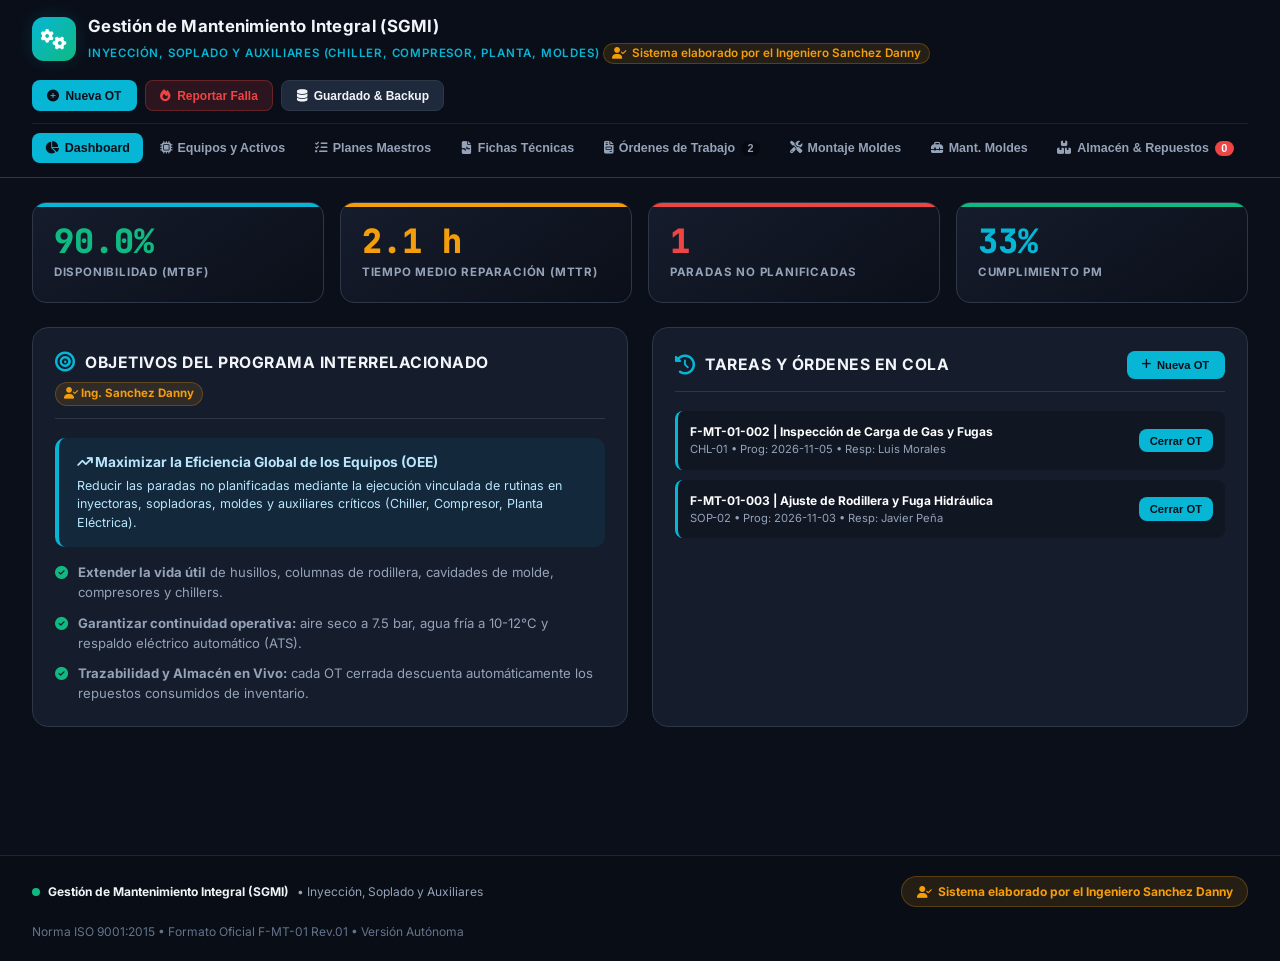
<file: public/programa_mantenimiento_integral.html>
<!DOCTYPE html>
<html lang="es">
<head>
    <meta charset="UTF-8">
    <title>SGMI - Mantenimiento Integral de Planta | Ing. Sanchez Danny</title>
    <meta name="author" content="Ingeniero Sanchez Danny">
    <meta name="description" content="Sistema de Gestión de Mantenimiento Integral para plantas de inyección, soplado y auxiliares. Elaborado por el Ingeniero Sanchez Danny.">
    <!-- Iconos FontAwesome & Tipografía Inter -->
    <link rel="stylesheet" href="https://cdnjs.cloudflare.com/ajax/libs/font-awesome/6.5.1/css/all.min.css">
    <link rel="preconnect" href="https://fonts.googleapis.com">
    <link rel="preconnect" href="https://fonts.gstatic.com" crossorigin>
    <link href="https://fonts.googleapis.com/css2?family=Inter:wght@300;400;500;600;700;800&family=JetBrains+Mono:wght@400;600;700&display=swap" rel="stylesheet">
    <style>
        :root {
            --bg-dark: #0b0f19;
            --bg-card: #151c2c;
            --bg-card-hover: #1e293b;
            --accent-cyan: #06b6d4;
            --accent-amber: #f59e0b;
            --accent-emerald: #10b981;
            --accent-red: #ef4444;
            --accent-purple: #a855f7;
            --accent-blue: #3b82f6;
            --text-primary: #f1f5f9;
            --text-secondary: #94a3b8;
            --border-color: #2d3748;
            --shadow-glow: 0 0 20px rgba(6, 182, 212, 0.15);
        }

        * { margin: 0; padding: 0; box-sizing: border-box; }

        html, body {
            background-color: var(--bg-dark);
            color: var(--text-primary);
            font-family: 'Inter', system-ui, -apple-system, sans-serif;
            line-height: 1.5;
            min-height: 100vh;
            overflow-x: hidden;
        }

        /* Encabezado Principal */
        .app-header {
            background: rgba(11, 15, 25, 0.95);
            backdrop-filter: blur(12px);
            border-bottom: 1px solid var(--border-color);
            padding: 0.85rem 2rem;
            position: sticky;
            top: 0;
            z-index: 100;
        }

        .header-top {
            display: flex;
            justify-content: space-between;
            align-items: center;
            flex-wrap: wrap;
            gap: 1rem;
            padding-bottom: 0.75rem;
            border-bottom: 1px solid rgba(45, 55, 72, 0.5);
        }

        .logo-area { display: flex; align-items: center; gap: 12px; }
        .logo-icon {
            width: 44px; height: 44px;
            background: linear-gradient(135deg, var(--accent-cyan), var(--accent-emerald));
            border-radius: 12px;
            display: flex; align-items: center; justify-content: center;
            font-size: 1.3rem; color: #fff;
            box-shadow: var(--shadow-glow);
        }
        .logo-text h1 { font-size: 1.05rem; font-weight: 700; letter-spacing: 0.3px; }
        .logo-text span { font-size: 0.72rem; color: var(--accent-cyan); font-weight: 600; text-transform: uppercase; letter-spacing: 0.8px; }

        .header-actions { display: flex; align-items: center; gap: 8px; flex-wrap: wrap; }
        .btn-action {
            display: inline-flex; align-items: center; gap: 6px;
            padding: 0.45rem 0.9rem; border-radius: 8px; font-size: 0.75rem;
            font-weight: 700; cursor: pointer; border: 1px solid transparent;
            transition: all 0.2s;
        }
        .btn-cyan { background: var(--accent-cyan); color: #0b0f19; }
        .btn-cyan:hover { background: #22d3ee; }
        .btn-rose { background: rgba(239, 68, 68, 0.15); color: var(--accent-red); border-color: rgba(239, 68, 68, 0.3); }
        .btn-rose:hover { background: var(--accent-red); color: white; }
        .btn-slate { background: var(--bg-card-hover); color: var(--text-primary); border-color: var(--border-color); }
        .btn-slate:hover { background: #334155; }

        /* Barra de Pestañas */
        .nav-tabs {
            display: flex; gap: 4px; padding-top: 0.6rem;
            overflow-x: auto; max-width: 100%; white-space: nowrap;
        }
        .nav-btn {
            background: transparent; border: none; color: var(--text-secondary);
            padding: 0.45rem 0.8rem; border-radius: 8px; cursor: pointer;
            font-size: 0.78rem; font-weight: 600; transition: all 0.2s;
            display: flex; align-items: center; gap: 6px; text-decoration: none;
        }
        .nav-btn:hover { color: var(--text-primary); background: var(--bg-card-hover); }
        .nav-btn.active { background: var(--accent-cyan); color: #0b0f19; font-weight: 700; }
        .nav-badge {
            background: rgba(0, 0, 0, 0.3); color: inherit;
            padding: 0.1rem 0.4rem; border-radius: 10px; font-size: 0.68rem; font-weight: 800;
        }

        /* Contenedor Principal */
        .main-container {
            max-width: 1440px; margin: 0 auto;
            padding: 1.5rem 2rem 5rem 2rem; width: 100%;
        }
        .tab-content { display: none; animation: fadeIn 0.25s ease; }
        .tab-content.active { display: block; }
        @keyframes fadeIn { from { opacity: 0; transform: translateY(6px); } to { opacity: 1; transform: translateY(0); } }

        /* Grillas y Tarjetas */
        .grid-4 { display: grid; grid-template-columns: repeat(auto-fit, minmax(220px, 1fr)); gap: 1rem; }
        .grid-3 { display: grid; grid-template-columns: repeat(auto-fit, minmax(300px, 1fr)); gap: 1.25rem; }
        .grid-2 { display: grid; grid-template-columns: repeat(auto-fit, minmax(420px, 1fr)); gap: 1.5rem; }

        .card {
            background: var(--bg-card); border: 1px solid var(--border-color);
            border-radius: 16px; padding: 1.4rem; transition: all 0.2s;
        }
        .card:hover { border-color: rgba(6, 182, 212, 0.4); }

        .card-header {
            display: flex; align-items: center; justify-content: space-between;
            margin-bottom: 1.2rem; padding-bottom: 0.75rem;
            border-bottom: 1px solid var(--border-color);
        }
        .card-header-title { display: flex; align-items: center; gap: 10px; }
        .card-header-title i { font-size: 1.25rem; color: var(--accent-cyan); }
        .card-header-title h2 { font-size: 0.98rem; font-weight: 700; text-transform: uppercase; letter-spacing: 0.5px; }

        /* Tarjetas de KPI */
        .kpi-card {
            background: linear-gradient(145deg, var(--bg-card), var(--bg-dark));
            border: 1px solid var(--border-color); border-radius: 14px;
            padding: 1.3rem; position: relative; overflow: hidden;
        }
        .kpi-card::before { content: ''; position: absolute; top: 0; left: 0; width: 100%; height: 4px; background: var(--accent-cyan); }
        .kpi-card.emerald::before { background: var(--accent-emerald); }
        .kpi-card.amber::before { background: var(--accent-amber); }
        .kpi-card.red::before { background: var(--accent-red); }
        .kpi-value { font-size: 2.1rem; font-weight: 800; font-family: 'JetBrains Mono', monospace; line-height: 1.1; margin-bottom: 0.25rem; }
        .kpi-label { font-size: 0.72rem; color: var(--text-secondary); text-transform: uppercase; font-weight: 700; letter-spacing: 0.8px; }

        /* Tablas */
        .table-wrapper {
            width: 100%; overflow-x: auto; border-radius: 10px;
            border: 1px solid var(--border-color); background: rgba(0,0,0,0.2);
        }
        .tech-table { width: 100%; border-collapse: collapse; font-size: 0.82rem; min-width: 650px; text-align: left; }
        .tech-table th {
            padding: 0.75rem 0.8rem; background: rgba(255,255,255,0.03);
            color: var(--accent-cyan); font-weight: 700; text-transform: uppercase;
            font-size: 0.72rem; letter-spacing: 0.6px; border-bottom: 1px solid var(--border-color);
        }
        .tech-table td {
            padding: 0.75rem 0.8rem; border-bottom: 1px solid rgba(45, 55, 72, 0.4);
            color: var(--text-secondary); vertical-align: middle;
        }
        .tech-table tr:hover td { background: rgba(255,255,255,0.02); color: var(--text-primary); }

        /* Badges */
        .badge {
            display: inline-flex; align-items: center; gap: 4px;
            padding: 0.2rem 0.55rem; border-radius: 6px; font-size: 0.68rem;
            font-weight: 800; text-transform: uppercase; letter-spacing: 0.5px;
        }
        .badge-cyan { background: rgba(6, 182, 212, 0.15); color: var(--accent-cyan); border: 1px solid rgba(6, 182, 212, 0.3); }
        .badge-amber { background: rgba(245, 158, 11, 0.15); color: var(--accent-amber); border: 1px solid rgba(245, 158, 11, 0.3); }
        .badge-emerald { background: rgba(16, 185, 129, 0.15); color: var(--accent-emerald); border: 1px solid rgba(16, 185, 129, 0.3); }
        .badge-red { background: rgba(239, 68, 68, 0.15); color: var(--accent-red); border: 1px solid rgba(239, 68, 68, 0.3); }
        .badge-purple { background: rgba(168, 85, 247, 0.15); color: var(--accent-purple); border: 1px solid rgba(168, 85, 247, 0.3); }

        /* Cuadros de Alerta */
        .alert-box {
            padding: 0.9rem 1.1rem; border-radius: 10px; margin-bottom: 1rem;
            font-size: 0.8rem; border-left: 4px solid;
        }
        .alert-box.info { background: rgba(6, 182, 212, 0.08); border-color: var(--accent-cyan); color: #bae6fd; }
        .alert-box.warning { background: rgba(245, 158, 11, 0.08); border-color: var(--accent-amber); color: #fde68a; }
        .alert-box.danger { background: rgba(239, 68, 68, 0.08); border-color: var(--accent-red); color: #fecaca; }
        .alert-box.success { background: rgba(16, 185, 129, 0.08); border-color: var(--accent-emerald); color: #a7f3d0; }
        .alert-box strong { display: block; margin-bottom: 0.2rem; font-size: 0.86rem; }

        /* Acordeones */
        .accordion {
            background: var(--bg-card); border: 1px solid var(--border-color);
            border-radius: 12px; margin-bottom: 0.8rem; overflow: hidden;
        }
        .accordion-header {
            padding: 0.9rem 1.25rem; cursor: pointer; display: flex;
            justify-content: space-between; align-items: center;
            background: rgba(255,255,255,0.02); font-weight: 600; font-size: 0.86rem;
            transition: all 0.2s;
        }
        .accordion-header:hover { background: rgba(255,255,255,0.04); }
        .accordion-header.active { color: var(--accent-cyan); border-bottom: 1px solid var(--border-color); }
        .accordion-content { padding: 1.25rem; display: none; }
        .accordion-content.active { display: block; animation: fadeIn 0.2s ease; }
        .accordion-icon { transition: transform 0.25s; }
        .accordion-header.active .accordion-icon { transform: rotate(180deg); }

        /* Fichas Técnicas Layout */
        .fichas-layout { display: grid; grid-template-columns: 340px 1fr; gap: 1.5rem; align-items: start; }
        .lista-fichas { display: flex; flex-direction: column; gap: 0.6rem; max-height: 700px; overflow-y: auto; }
        .item-ficha {
            background: var(--bg-card); border: 1px solid var(--border-color);
            border-radius: 10px; padding: 0.9rem; cursor: pointer;
            transition: all 0.2s; border-left: 4px solid transparent;
        }
        .item-ficha:hover { background: var(--bg-card-hover); border-color: var(--accent-cyan); }
        .item-ficha.active { background: rgba(6, 182, 212, 0.1); border-left-color: var(--accent-cyan); border-color: var(--accent-cyan); }
        .item-ficha h4 { font-size: 0.88rem; color: var(--text-primary); margin-bottom: 0.2rem; }
        .item-ficha p { font-size: 0.72rem; color: var(--text-secondary); display: flex; gap: 10px; }

        /* Cronograma */
        .cronograma-wrapper { overflow-x: auto; border: 1px solid var(--border-color); border-radius: 10px; padding: 0.5rem; }
        .cronograma-grid { display: grid; grid-template-columns: 240px repeat(12, 1fr); gap: 4px; font-size: 0.78rem; min-width: 900px; }
        .cronograma-cell {
            padding: 0.6rem 0.3rem; text-align: center; background: rgba(255,255,255,0.02);
            border-radius: 6px; color: var(--text-secondary); cursor: pointer; transition: all 0.15s;
        }
        .cronograma-cell.header { background: rgba(6, 182, 212, 0.15); color: var(--accent-cyan); font-weight: 700; cursor: default; }
        .cronograma-cell.activo { background: var(--accent-cyan); color: #0b0f19; font-weight: 800; }
        .cronograma-cell.activo-amber { background: var(--accent-amber); color: #0b0f19; font-weight: 800; }
        .cronograma-cell.activo-emerald { background: var(--accent-emerald); color: #0b0f19; font-weight: 800; }
        .cronograma-cell.activo-purple { background: var(--accent-purple); color: #ffffff; font-weight: 800; }

        /* Controles de Formulario */
        .form-control {
            width: 100%; padding: 0.65rem 0.8rem; border-radius: 8px;
            border: 1px solid var(--border-color); background: var(--bg-dark);
            color: var(--text-primary); font-family: 'Inter', sans-serif; font-size: 0.82rem;
        }
        .form-control:focus { outline: none; border-color: var(--accent-cyan); }

        /* Modales */
        .modal-overlay {
            display: none; position: fixed; inset: 0; background: rgba(0,0,0,0.8);
            backdrop-filter: blur(6px); z-index: 1000; align-items: center; justify-content: center; padding: 1rem;
        }
        .modal-overlay.active { display: flex; animation: fadeIn 0.2s ease; }
        .modal-card {
            background: var(--bg-card); border: 1px solid var(--border-color);
            border-radius: 16px; width: 100%; max-width: 650px; max-height: 90vh;
            overflow-y: auto; box-shadow: 0 20px 40px rgba(0,0,0,0.6);
        }
        .modal-header {
            padding: 1.1rem 1.4rem; border-bottom: 1px solid var(--border-color);
            display: flex; justify-content: space-between; align-items: center;
            background: rgba(0,0,0,0.2);
        }
        .modal-header h3 { font-size: 1rem; font-weight: 700; }
        .modal-close { background: transparent; border: none; color: var(--text-secondary); cursor: pointer; font-size: 1.1rem; }
        .modal-close:hover { color: var(--accent-red); }
        .modal-body { padding: 1.4rem; font-size: 0.82rem; }
        .modal-footer {
            padding: 1rem 1.4rem; border-top: 1px solid var(--border-color);
            display: flex; justify-content: flex-end; gap: 8px; background: rgba(0,0,0,0.2);
        }

        /* ===== HOJA TAMAÑO CARTA ISO 9001 (IMPRESIÓN Y VISTA PREVIA) ===== */
        .hoja-carta-container { width: 100%; overflow-x: auto; padding: 1rem 0; }
        .hoja-carta {
            background-color: #ffffff; color: #000000; width: 21.59cm; min-height: 27.94cm;
            padding: 1.5cm; margin: 0 auto 2rem auto; box-shadow: 0 8px 30px rgba(0,0,0,0.6);
            position: relative; font-family: Arial, Helvetica, sans-serif; box-sizing: border-box;
            page-break-after: always; display: flex; flex-direction: column;
        }
        .carta-header { display: flex; justify-content: space-between; align-items: center; border-bottom: 2px solid #000; padding-bottom: 8px; margin-bottom: 12px; }
        .carta-header .logo { display: flex; align-items: center; gap: 10px; }
        .carta-header .logo-icon { width: 38px; height: 38px; background: #222; color: white; border-radius: 50%; display: flex; align-items: center; justify-content: center; font-size: 18px; font-weight: bold; }
        .carta-header h2 { font-size: 15px; margin: 0; text-transform: uppercase; font-weight: bold; }
        .carta-header p { margin: 2px 0 0 0; font-size: 11px; color: #333; }

        .carta-documento-info {
            display: grid; grid-template-columns: 1fr 1fr 1fr; gap: 8px;
            font-size: 11px; margin-bottom: 12px; border: 1px solid #000; padding: 8px;
            background-color: #fafafa;
        }
        .carta-documento-info div { display: flex; flex-direction: column; }
        .carta-documento-info strong { font-size: 9.5px; color: #555; text-transform: uppercase; }

        .carta-tabla { width: 100%; border-collapse: collapse; font-size: 10px; margin-bottom: 12px; }
        .carta-tabla th, .carta-tabla td { border: 1px solid #000; padding: 6px; text-align: left; vertical-align: top; }
        .carta-tabla th { background-color: #f0f0f0; font-weight: bold; text-align: center; font-size: 10px; text-transform: uppercase; }
        .carta-tabla ul, .carta-tabla ol { margin: 0; padding-left: 14px; font-size: 9.5px; }

        .carta-firmas {
            display: grid; grid-template-columns: 1fr 1fr 1fr; gap: 20px;
            margin-top: auto; padding-top: 25px; font-size: 10.5px; text-align: center;
        }
        .carta-firma-box { border-top: 1px solid #000; padding-top: 4px; }
        .carta-firma-box strong { display: block; font-size: 10.5px; }
        .carta-firma-box span { font-size: 9px; color: #555; }

        /* Toast Notifications */
        .toast-container { position: fixed; bottom: 20px; right: 20px; z-index: 2000; display: flex; flex-direction: column; gap: 8px; max-width: 360px; pointer-events: none; }
        .toast-item {
            background: #1e293b; color: white; padding: 12px 16px; border-radius: 10px;
            font-size: 0.8rem; border-left: 4px solid var(--accent-cyan);
            box-shadow: 0 10px 25px rgba(0,0,0,0.5); pointer-events: auto; animation: slideIn 0.3s ease;
        }
        .toast-item.success { border-left-color: var(--accent-emerald); }
        .toast-item.danger { border-left-color: var(--accent-red); }
        .toast-item.warning { border-left-color: var(--accent-amber); }
        @keyframes slideIn { from { transform: translateX(100%); opacity: 0; } to { transform: translateX(0); opacity: 1; } }

        @media print {
            body { background: white !important; color: black !important; }
            .app-header, .no-print, .btn-action, .modal-overlay, .toast-container { display: none !important; }
            .main-container { padding: 0 !important; max-width: 100% !important; margin: 0 !important; }
            .hoja-carta-container { overflow: visible !important; padding: 0 !important; }
            .hoja-carta { box-shadow: none !important; margin: 0 !important; width: 100% !important; min-height: 100vh !important; border: none !important; }
            @page { size: letter; margin: 0.6cm; }
        }

        @media (max-width: 900px) {
            .fichas-layout { grid-template-columns: 1fr; }
            .grid-2 { grid-template-columns: 1fr; }
        }
    </style>
</head>
<body>

    <!-- Encabezado Principal de Navegación -->
    <header class="app-header">
        <div class="header-top">
            <div class="logo-area">
                <div class="logo-icon"><i class="fa-solid fa-gears"></i></div>
                <div class="logo-text">
                    <h1>Gestión de Mantenimiento Integral (SGMI)</h1>
                    <span>Inyección, Soplado y Auxiliares (Chiller, Compresor, Planta, Moldes)</span>
                    <div style="font-size: 0.73rem; color: #f59e0b; font-weight: 600; margin-top: 3px; display: inline-flex; align-items: center; gap: 5px; background: rgba(245, 158, 11, 0.12); border: 1px solid rgba(245, 158, 11, 0.25); padding: 1px 8px; border-radius: 9999px;">
                        <i class="fa-solid fa-user-check"></i> Sistema elaborado por el Ingeniero Sanchez Danny
                    </div>
                </div>
            </div>

            <div class="header-actions">
                <button class="btn-action btn-cyan" onclick="abrirModalNuevaOt()"><i class="fa-solid fa-plus-circle"></i> Nueva OT</button>
                <button class="btn-action btn-rose" onclick="abrirModalReportarFalla()"><i class="fa-solid fa-fire"></i> Reportar Falla</button>
                <button class="btn-action btn-slate" onclick="abrirModalBackup()"><i class="fa-solid fa-database"></i> Guardado & Backup</button>
            </div>
        </div>

        <nav class="nav-tabs" id="navTabs">
            <button class="nav-btn active" data-tab="dashboard"><i class="fa-solid fa-chart-pie"></i> Dashboard</button>
            <button class="nav-btn" data-tab="equipos"><i class="fa-solid fa-microchip"></i> Equipos y Activos</button>
            <button class="nav-btn" data-tab="planes"><i class="fa-solid fa-list-check"></i> Planes Maestros</button>
            <button class="nav-btn" data-tab="fichas"><i class="fa-solid fa-file-waveform"></i> Fichas Técnicas</button>
            <button class="nav-btn" data-tab="ordenes"><i class="fa-solid fa-file-invoice"></i> Órdenes de Trabajo <span class="nav-badge" id="badge-ots">0</span></button>
            <button class="nav-btn" data-tab="montaje"><i class="fa-solid fa-screwdriver-wrench"></i> Montaje Moldes</button>
            <button class="nav-btn" data-tab="moldes-mant"><i class="fa-solid fa-toolbox"></i> Mant. Moldes</button>
            <button class="nav-btn" data-tab="recursos"><i class="fa-solid fa-boxes-stacked"></i> Almacén & Repuestos <span class="nav-badge" id="badge-almacen" style="background:var(--accent-red); color:white;">0</span></button>
            <button class="nav-btn" data-tab="cronograma"><i class="fa-solid fa-calendar-days"></i> Cronograma Anual</button>
            <button class="nav-btn" data-tab="checklists"><i class="fa-solid fa-clipboard-check"></i> Checklists</button>
            <button class="nav-btn" data-tab="fallas"><i class="fa-solid fa-triangle-exclamation"></i> Matriz de Fallas</button>
        </nav>
    </header>

    <!-- Contenedor Principal de Vistas -->
    <main class="main-container">

        <!-- ================= TAB 1: DASHBOARD ================= -->
        <section id="tab-dashboard" class="tab-content active">
            <div class="grid-4" style="margin-bottom: 1.5rem;">
                <div class="kpi-card">
                    <div class="kpi-value" id="kpi-disponibilidad" style="color: var(--accent-emerald);">98.5%</div>
                    <div class="kpi-label">Disponibilidad (MTBF)</div>
                </div>
                <div class="kpi-card amber">
                    <div class="kpi-value" id="kpi-mttr" style="color: var(--accent-amber);">2.1 h</div>
                    <div class="kpi-label">Tiempo Medio Reparación (MTTR)</div>
                </div>
                <div class="kpi-card red">
                    <div class="kpi-value" id="kpi-paradas" style="color: var(--accent-red);">0</div>
                    <div class="kpi-label">Paradas No Planificadas</div>
                </div>
                <div class="kpi-card emerald">
                    <div class="kpi-value" id="kpi-cumplimiento" style="color: var(--accent-cyan);">100%</div>
                    <div class="kpi-label">Cumplimiento PM</div>
                </div>
            </div>

            <div class="grid-2">
                <div class="card">
                    <div class="card-header" style="flex-wrap: wrap; gap: 8px;">
                        <div class="card-header-title"><i class="fa-solid fa-bullseye"></i><h2>Objetivos del Programa Interrelacionado</h2></div>
                        <span style="font-size: 0.72rem; color: #f59e0b; background: rgba(245, 158, 11, 0.12); border: 1px solid rgba(245, 158, 11, 0.25); padding: 2px 8px; border-radius: 9999px; font-weight: bold;"><i class="fa-solid fa-user-check"></i> Ing. Sanchez Danny</span>
                    </div>
                    <div class="alert-box info">
                        <strong><i class="fa-solid fa-arrow-trend-up"></i> Maximizar la Eficiencia Global de los Equipos (OEE)</strong>
                        <p style="font-size: 0.78rem; margin-top: 4px;">
                            Reducir las paradas no planificadas mediante la ejecución vinculada de rutinas en inyectoras, sopladoras, moldes y auxiliares críticos (Chiller, Compresor, Planta Eléctrica).
                        </p>
                    </div>
                    <ul style="list-style: none; display: flex; flex-direction: column; gap: 0.7rem; font-size: 0.82rem; color: var(--text-secondary);">
                        <li style="display: flex; gap: 10px;"><i class="fa-solid fa-circle-check" style="color: var(--accent-emerald); margin-top: 3px;"></i> <span><strong>Extender la vida útil</strong> de husillos, columnas de rodillera, cavidades de molde, compresores y chillers.</span></li>
                        <li style="display: flex; gap: 10px;"><i class="fa-solid fa-circle-check" style="color: var(--accent-emerald); margin-top: 3px;"></i> <span><strong>Garantizar continuidad operativa:</strong> aire seco a 7.5 bar, agua fría a 10-12°C y respaldo eléctrico automático (ATS).</span></li>
                        <li style="display: flex; gap: 10px;"><i class="fa-solid fa-circle-check" style="color: var(--accent-emerald); margin-top: 3px;"></i> <span><strong>Trazabilidad y Almacén en Vivo:</strong> cada OT cerrada descuenta automáticamente los repuestos consumidos de inventario.</span></li>
                    </ul>
                </div>

                <div class="card">
                    <div class="card-header">
                        <div class="card-header-title"><i class="fa-solid fa-clock-rotate-left"></i><h2>Tareas y Órdenes en Cola</h2></div>
                        <button class="btn-action btn-cyan" onclick="abrirModalNuevaOt()" style="font-size:0.7rem;"><i class="fa-solid fa-plus"></i> Nueva OT</button>
                    </div>
                    <div id="lista-tareas-dashboard" style="display: flex; flex-direction: column; gap: 0.6rem;">
                        <!-- Se llena dinámicamente -->
                    </div>
                </div>
            </div>
        </section>

        <!-- ================= TAB 2: EQUIPOS Y ACTIVOS ================= -->
        <section id="tab-equipos" class="tab-content">
            <div class="card" style="margin-bottom: 1.25rem;">
                <div style="display: flex; justify-content: space-between; align-items: center; flex-wrap: wrap; gap: 10px;">
                    <div style="display: flex; gap: 6px; flex-wrap: wrap;" id="filtros-equipos">
                        <button class="btn-action btn-cyan" onclick="filtrarEquipos('todos')">Todos</button>
                        <button class="btn-action btn-slate" onclick="filtrarEquipos('inyeccion')">Inyección</button>
                        <button class="btn-action btn-slate" onclick="filtrarEquipos('soplado')">Soplado</button>
                        <button class="btn-action btn-slate" onclick="filtrarEquipos('chiller')">Chiller</button>
                        <button class="btn-action btn-slate" onclick="filtrarEquipos('compresor')">Compresor</button>
                        <button class="btn-action btn-slate" onclick="filtrarEquipos('planta')">Planta</button>
                        <button class="btn-action btn-slate" onclick="filtrarEquipos('molde')">Moldes</button>
                    </div>
                    <button class="btn-action btn-cyan" onclick="abrirModalNuevoEquipo()"><i class="fa-solid fa-plus"></i> Registrar Nuevo Activo</button>
                </div>
            </div>

            <div class="grid-3" id="contenedor-equipos">
                <!-- Se llena dinámicamente -->
            </div>
        </section>

        <!-- ================= TAB 3: PLANES MAESTROS ================= -->
        <section id="tab-planes" class="tab-content">
            <div class="card" style="margin-bottom: 1.5rem;">
                <div style="display: flex; justify-content: space-between; align-items: center; flex-wrap: wrap; gap: 10px; margin-bottom: 6px;">
                    <div class="card-header-title">
                        <i class="fa-solid fa-list-check" style="color: var(--accent-cyan); font-size: 1.25rem;"></i>
                        <h2>Plan de Mantenimiento Preventivo Detallado (Estructura SAP PM)</h2>
                    </div>
                    <button class="btn-action btn-cyan" onclick="abrirModalNuevoPlanSap()">
                        <i class="fa-solid fa-plus-circle"></i> + Nueva Actividad Preventiva (SAP PM)
                    </button>
                </div>
                <p style="font-size: 0.8rem; color: var(--text-secondary); margin-top: 4px;">
                    Estructura homologada SAP PM (Work Centers, Task Lists, Clases PM01-PM06 y Estrategias). Despliega cada especialidad para auditar operaciones, tiempos y repuestos BOM, o genera OTs directas.
                </p>
            </div>
            <div id="contenedor-planes-acordeones">
                <!-- Se inyectan acordeones de las 9 especialidades -->
            </div>
        </section>

        <!-- ================= TAB 4: FICHAS TÉCNICAS ================= -->
        <section id="tab-fichas" class="tab-content">
            <div class="fichas-layout">
                <div class="lista-fichas" id="lista-fichas-container">
                    <!-- Lista de actividades -->
                </div>
                <div class="card" id="detalle-ficha-container" style="min-height: 480px;">
                    <div style="text-align: center; padding: 4rem 1rem; color: var(--text-secondary);">
                        <i class="fa-solid fa-file-waveform" style="font-size: 3rem; color: var(--accent-cyan); margin-bottom: 1rem;"></i>
                        <h3>Selecciona una actividad de la lista lateral</h3>
                        <p style="font-size: 0.8rem; margin-top: 0.5rem;">Podrás auditar las herramientas, insumos, repuestos y el procedimiento paso a paso.</p>
                    </div>
                </div>
            </div>
        </section>

        <!-- ================= TAB 5: ÓRDENES DE TRABAJO (ISO 9001) ================= -->
        <section id="tab-ordenes" class="tab-content">
            <div class="card no-print" style="margin-bottom: 1.5rem;">
                <div class="card-header">
                    <div class="card-header-title">
                        <i class="fa-solid fa-file-invoice" style="color: var(--accent-purple);"></i>
                        <h2>Generador Oficial de Órdenes de Trabajo (ISO 9001:2015)</h2>
                    </div>
                    <div style="display: flex; gap: 8px;">
                        <button class="btn-action btn-cyan" onclick="abrirModalNuevaOt()"><i class="fa-solid fa-plus"></i> Nueva OT</button>
                        <button class="btn-action btn-slate" onclick="window.print()"><i class="fa-solid fa-print"></i> Imprimir Hojas Carta</button>
                    </div>
                </div>

                <div class="grid-3" style="align-items: flex-end; margin-bottom: 1rem;">
                    <div>
                        <label style="font-size: 0.75rem; color: var(--text-secondary); font-weight: 700; display: block; margin-bottom: 4px;">Fecha de Inicio del Programa:</label>
                        <input type="date" id="ot-fecha-inicio" class="form-control">
                    </div>
                    <div>
                        <label style="font-size: 0.75rem; color: var(--text-secondary); font-weight: 700; display: block; margin-bottom: 4px;">Período de Planificación:</label>
                        <select id="ot-periodo" class="form-control">
                            <option value="1">Próximo Mes (30 días)</option>
                            <option value="3">Próximos 3 Meses (Trimestral)</option>
                            <option value="6">Próximos 6 Meses (Semestral)</option>
                            <option value="12">Próximo Año (Anual)</option>
                        </select>
                    </div>
                    <div>
                        <button class="btn-action btn-cyan" onclick="generarLoteOrdenes()" style="width: 100%; height: 38px; justify-content: center;">
                            <i class="fa-solid fa-cogs"></i> Generar Plan en Firme
                        </button>
                    </div>
                </div>

                <!-- Tabla de Gestión Digital de OTs -->
                <div class="table-wrapper">
                    <table class="tech-table" id="tabla-gestion-ots">
                        <thead>
                            <tr>
                                <th>Código</th><th>Equipo / TAG</th><th>Actividad</th><th>Frec.</th><th>Fecha</th><th>Estado</th><th>Prioridad</th><th>Responsable</th><th style="text-align: right;">Acciones</th>
                            </tr>
                        </thead>
                        <tbody id="tbody-gestion-ots">
                            <!-- Inyectado por JS -->
                        </tbody>
                    </table>
                </div>
            </div>

            <!-- Hojas Tamaño Carta Oficiales F-MT-01 -->
            <div id="contenedor-hojas-carta" class="hoja-carta-container">
                <!-- Inyectado dinámicamente -->
            </div>
        </section>

        <!-- ================= TAB 6: MONTAJE DE MOLDES ================= -->
        <section id="tab-montaje" class="tab-content">
            <div class="alert-box danger" style="margin-bottom: 1.5rem;">
                <strong><i class="fa-solid fa-triangle-exclamation"></i> Protocolo de Seguridad Crítica en Maniobras de Izaje de Moldes</strong>
                El izaje de moldes (200 kg a más de 3 toneladas) representa una operación de alto riesgo. Asegúrese de que los cáncamos roscados estén apretados a tope, que las eslingas no presenten fisuras y que el área bajo la carga esté completamente despejada.
            </div>

            <div class="grid-2" style="margin-bottom: 1.5rem;">
                <!-- Moldes actualmente montados -->
                <div class="card">
                    <div class="card-header">
                        <div class="card-header-title"><i class="fa-solid fa-layer-group"></i><h2>Moldes Actualmente Montados</h2></div>
                    </div>
                    <div id="lista-moldes-montados" style="display: flex; flex-direction: column; gap: 0.6rem;">
                        <!-- Inyectado por JS -->
                    </div>
                </div>

                <!-- Formulario de Montaje Interactivo -->
                <div class="card">
                    <div class="card-header">
                        <div class="card-header-title"><i class="fa-solid fa-screwdriver-wrench"></i><h2>Registrar Montaje de Molde</h2></div>
                    </div>
                    <form id="form-montaje-molde" onsubmit="registrarMontajeMolde(event)" style="display: flex; flex-direction: column; gap: 0.75rem; font-size: 0.8rem;">
                        <div>
                            <label style="font-weight: 700; color: var(--text-secondary); display: block; margin-bottom: 3px;">Molde a Montar:</label>
                            <select id="montaje-select-molde" class="form-control" required></select>
                        </div>
                        <div>
                            <label style="font-weight: 700; color: var(--text-secondary); display: block; margin-bottom: 3px;">Máquina Receptora (Inyección o Soplado):</label>
                            <select id="montaje-select-maquina" class="form-control" required></select>
                        </div>
                        <div class="grid-2" style="gap: 10px;">
                            <div>
                                <label style="font-weight: 700; color: var(--text-secondary); display: block; margin-bottom: 3px;">Torque Aplicado (Nm):</label>
                                <input type="number" id="montaje-torque" value="190" class="form-control" required>
                            </div>
                            <div>
                                <label style="font-weight: 700; color: var(--text-secondary); display: block; margin-bottom: 3px;">Técnico Montador:</label>
                                <input type="text" id="montaje-tecnico" value="Carlos Méndez" class="form-control" required>
                            </div>
                        </div>
                        <div style="background: rgba(0,0,0,0.2); padding: 0.75rem; border-radius: 8px; border: 1px solid var(--border-color); display: flex; flex-direction: column; gap: 6px;">
                            <label style="display: flex; align-items: center; gap: 8px; cursor: pointer;">
                                <input type="checkbox" id="montaje-chk-izaje" required style="accent-color: var(--accent-cyan);">
                                <span>Verifiqué cáncamos, eslingas certificadas y centro de gravedad balanceado.</span>
                            </label>
                            <label style="display: flex; align-items: center; gap: 8px; cursor: pointer;">
                                <input type="checkbox" id="montaje-chk-agua" required style="accent-color: var(--accent-cyan);">
                                <span>Conecté mangueras de agua del Chiller y verifiqué ausencia total de fugas.</span>
                            </label>
                        </div>
                        <button type="submit" class="btn-action btn-cyan" style="justify-content: center; height: 38px;">
                            <i class="fa-solid fa-check-circle"></i> Registrar Montaje y Generar OT
                        </button>
                    </form>
                </div>
            </div>

            <!-- Tabla de herramientas y procedimiento de 8 pasos -->
            <div class="grid-2">
                <div class="card">
                    <div class="card-header"><div class="card-header-title"><i class="fa-solid fa-toolbox"></i><h2>Herramientas Homologadas de Montaje</h2></div></div>
                    <div class="table-wrapper">
                        <table class="tech-table">
                            <thead><tr><th>Herramienta / Equipo</th><th>Uso Específico</th></tr></thead>
                            <tbody>
                                <tr><td><strong>Polipasto / Grúa Pórtico 2T</strong></td><td>Izaje y balanceo vertical controlado del molde.</td></tr>
                                <tr><td><strong>Eslingas y Grilletes Certificados</strong></td><td>Sujeción en 2 o 4 puntos de cáncamos de seguridad.</td></tr>
                                <tr><td><strong>Torquímetro Dinamométrico</strong></td><td>Asegurar apriete exacto a 190 Nm en tornillos y clamps.</td></tr>
                                <tr><td><strong>Anillo Centrador</strong></td><td>Alineación concéntrica con el orificio del plato fijo.</td></tr>
                                <tr><td><strong>Grapas de Fijación (Clamps)</strong></td><td>Amarre seguro cuando no coinciden barrenos roscados.</td></tr>
                            </tbody>
                        </table>
                    </div>
                </div>

                <div class="card">
                    <div class="card-header"><div class="card-header-title"><i class="fa-solid fa-list-ol"></i><h2>Procedimiento de Montaje (8 Pasos)</h2></div></div>
                    <ol style="padding-left: 1.25rem; font-size: 0.8rem; color: var(--text-secondary); display: flex; flex-direction: column; gap: 6px;">
                        <li><strong>Inspección Previa:</strong> Verificar molde limpio, caras sin abolladuras y cáncamos a tope.</li>
                        <li><strong>Traslado y Balance:</strong> Trasladar en carro hidráulico y elevar 20 cm para verificar balance.</li>
                        <li><strong>Izaje e Introducción:</strong> Ingresar despacio sobre las columnas de cierre sin golpear barras.</li>
                        <li><strong>Alineación:</strong> Acoplar anillo centrador en barreno central del plato fijo.</li>
                        <li><strong>Fijación Provisional:</strong> Colocar 2 tornillos diagonales en lado fijo con la mano.</li>
                        <li><strong>Ajuste de Altura:</strong> Cerrar a baja velocidad hasta contacto y fijar plato móvil.</li>
                        <li><strong>Apriete Final a Torque:</strong> Apretar en patrón cruzado con torquímetro a 190 Nm.</li>
                        <li><strong>Conexión y Prueba:</strong> Conectar mangueras de agua, termopares y ciclo en vacío.</li>
                    </ol>
                </div>
            </div>
        </section>

        <!-- ================= TAB 7: MANTENIMIENTO DE MOLDES ================= -->
        <section id="tab-moldes-mant" class="tab-content">
            <div class="card" style="margin-bottom: 1.5rem;">
                <div class="card-header">
                    <div class="card-header-title"><i class="fa-solid fa-heart-pulse" style="color: var(--accent-emerald);"></i><h2>Mantenimiento Profundo y Control de Ciclos de Moldes</h2></div>
                </div>
                <div class="grid-3" id="contenedor-ciclos-moldes">
                    <!-- Barras de progreso de ciclos inyectadas por JS -->
                </div>
            </div>

            <div class="accordion">
                <div class="accordion-header active" onclick="toggleAcordeon(this)">
                    <div><i class="fa-solid fa-calendar-day" style="color: var(--accent-emerald); margin-right: 8px;"></i> 1. Inspección y Limpieza Diaria por Turno</div>
                    <i class="fa-solid fa-chevron-down accordion-icon"></i>
                </div>
                <div class="accordion-content active">
                    <div class="table-wrapper">
                        <table class="tech-table">
                            <thead><tr><th>Componente</th><th>Tarea Detallada</th><th>Criterio de Aceptación</th></tr></thead>
                            <tbody>
                                <tr><td><strong>Cavidades y Corazones</strong></td><td>Limpiar residuos plásticos degradados con paño suave y desengrasante sin cloro.</td><td>Superficie espejo limpia y libre de marcas.</td></tr>
                                <tr><td><strong>Línea de Partición</strong></td><td>Retirar rebabas adheridas; verificar que no existan golpes ni deformaciones.</td><td>Asiento hermético sin escape de presión.</td></tr>
                                <tr><td><strong>Canales de Refrigeración</strong></td><td>Revisar que no existan goteos de agua en racores o mangueras hacia las cavidades.</td><td>Flujo continuo a 10-12°C sin fugas.</td></tr>
                                <tr><td><strong>Ranuras de Venteo</strong></td><td>Despejar ranuras con varilla blanda de latón para evitar gases atrapados y quemaduras.</td><td>Venteos 100% despejados.</td></tr>
                                <tr><td><strong>Pines Expulsores</strong></td><td>Verificar retroceso suave y rasante de los pines eyectores.</td><td>Sin atascos ni juego excesivo.</td></tr>
                            </tbody>
                        </table>
                    </div>
                </div>
            </div>

            <div class="accordion">
                <div class="accordion-header" onclick="toggleAcordeon(this)">
                    <div><i class="fa-solid fa-calendar-week" style="color: var(--accent-amber); margin-right: 8px;"></i> 2. Mantenimiento Periódico Mensual</div>
                    <i class="fa-solid fa-chevron-down accordion-icon"></i>
                </div>
                <div class="accordion-content">
                    <div class="table-wrapper">
                        <table class="tech-table">
                            <thead><tr><th>Componente</th><th>Tarea Detallada</th><th>Herramienta / Insumo</th></tr></thead>
                            <tbody>
                                <tr><td><strong>Pasadores Guía y Bujes</strong></td><td>Limpiar grasa vieja y lubricar con grasa blanca especial de alta adherencia sin goteo.</td><td>Grasa para moldes, paño industrial.</td></tr>
                                <tr><td><strong>Sliders y Correderas</strong></td><td>Inspeccionar desgaste en placas de bronce fosforado; verificar holguras con galgas.</td><td>Galgas de espesores, llaves Allen.</td></tr>
                                <tr><td><strong>Canales de Agua (Desincrustado)</strong></td><td>Hacer circular solución desincrustante biodegradable para remover sarro y carbonatos.</td><td>Bomba de lavado químico, ácido cítrico.</td></tr>
                                <tr><td><strong>Canal Caliente (Hot Runner)</strong></td><td>Comprobar continuidad óhmica y aislamiento en resistencias de boquillas.</td><td>Multímetro digital calibrado.</td></tr>
                            </tbody>
                        </table>
                    </div>
                </div>
            </div>

            <div class="accordion">
                <div class="accordion-header" onclick="toggleAcordeon(this)">
                    <div><i class="fa-solid fa-arrows-rotate" style="color: var(--accent-purple); margin-right: 8px;"></i> 3. Overhaul Mayor en Matricería (100,000 a 500,000 Ciclos)</div>
                    <i class="fa-solid fa-chevron-down accordion-icon"></i>
                </div>
                <div class="accordion-content">
                    <p style="font-size: 0.82rem; color: var(--text-secondary); margin-bottom: 0.75rem;">
                        Desmontaje total del molde en el taller de matricería: limpieza ultrasónica, rectificado de planos de partición deformados, cambio del 100% de sellos o-rings de vitón y resortes, y pulido espejo manual con pasta de diamante.
                    </p>
                </div>
            </div>
        </section>

        <!-- ================= TAB 8: ALMACÉN Y REPUESTOS ================= -->
        <section id="tab-recursos" class="tab-content">
            <div class="card" style="margin-bottom: 1.25rem;">
                <div style="display: flex; justify-content: space-between; align-items: center; flex-wrap: wrap; gap: 10px;">
                    <div style="display: flex; gap: 6px; flex-wrap: wrap;" id="filtros-almacen">
                        <button class="btn-action btn-cyan" onclick="filtrarAlmacen('todos')">Todo</button>
                        <button class="btn-action btn-slate" onclick="filtrarAlmacen('repuesto')">Repuestos</button>
                        <button class="btn-action btn-slate" onclick="filtrarAlmacen('insumo')">Insumos</button>
                        <button class="btn-action btn-slate" onclick="filtrarAlmacen('herramienta')">Herramientas</button>
                    </div>
                    <button class="btn-action btn-cyan" onclick="abrirModalNuevoArticulo()"><i class="fa-solid fa-plus"></i> Nuevo Artículo</button>
                </div>
            </div>

            <div id="alerta-stock-bajo" style="display: none;"></div>

            <div class="card">
                <div class="table-wrapper">
                    <table class="tech-table">
                        <thead>
                            <tr>
                                <th>Código</th><th>Descripción</th><th>Categoría</th><th>Sistema</th><th>Stock Actual</th><th>Stock Mín.</th><th>Ubicación</th><th>Criticidad</th><th>Costo Unit.</th><th style="text-align: right;">Acciones</th>
                            </tr>
                        </thead>
                        <tbody id="tbody-inventario">
                            <!-- Inyectado por JS -->
                        </tbody>
                    </table>
                </div>
            </div>
        </section>

        <!-- ================= TAB 9: CRONOGRAMA ANUAL ================= -->
        <section id="tab-cronograma" class="tab-content">
            <div class="card">
                <div class="card-header">
                    <div class="card-header-title"><i class="fa-solid fa-calendar-days"></i><h2>Cronograma Anual de Mantenimiento</h2></div>
                </div>
                <p style="font-size: 0.8rem; color: var(--text-secondary); margin-bottom: 1rem;">
                    Haz clic en cualquier celda o mes para consultar el desglose de tareas planificadas.
                </p>
                <div class="cronograma-wrapper">
                    <div class="cronograma-grid" id="matriz-cronograma">
                        <!-- Inyectado por JS -->
                    </div>
                </div>
                <div id="detalle-mes-cronograma" style="margin-top: 1.2rem; display: none;"></div>
            </div>
        </section>

        <!-- ================= TAB 10: CHECKLISTS OPERATIVOS ================= -->
        <section id="tab-checklists" class="tab-content">
            <div class="grid-2">
                <!-- Formulario de Checklist -->
                <div class="card">
                    <div class="card-header">
                        <div class="card-header-title"><i class="fa-solid fa-clipboard-check"></i><h2>Llenar Inspección Operativa</h2></div>
                    </div>
                    <form id="form-checklist" onsubmit="guardarChecklist(event)" style="display: flex; flex-direction: column; gap: 0.8rem; font-size: 0.8rem;">
                        <div class="grid-2" style="gap: 10px;">
                            <div>
                                <label style="font-weight: 700; color: var(--text-secondary); display: block; margin-bottom: 3px;">Tipo de Inspección:</label>
                                <select id="chk-tipo" class="form-control" onchange="renderChecklistItems()">
                                    <option value="diario">Diario: Inyección y Soplado</option>
                                    <option value="semanal">Semanal: General y Ajustes</option>
                                    <option value="chiller">Auxiliar: Chiller Central</option>
                                    <option value="compresor">Auxiliar: Compresor de Aire</option>
                                    <option value="planta">Auxiliar: Planta Eléctrica</option>
                                </select>
                            </div>
                            <div>
                                <label style="font-weight: 700; color: var(--text-secondary); display: block; margin-bottom: 3px;">Equipo:</label>
                                <select id="chk-equipo" class="form-control" required></select>
                            </div>
                        </div>
                        <div class="grid-2" style="gap: 10px;">
                            <div>
                                <label style="font-weight: 700; color: var(--text-secondary); display: block; margin-bottom: 3px;">Turno:</label>
                                <select id="chk-turno" class="form-control">
                                    <option value="Turno 1 - Mañana">Turno 1 - Mañana</option>
                                    <option value="Turno 2 - Tarde">Turno 2 - Tarde</option>
                                    <option value="Turno 3 - Noche">Turno 3 - Noche</option>
                                </select>
                            </div>
                            <div>
                                <label style="font-weight: 700; color: var(--text-secondary); display: block; margin-bottom: 3px;">Operador / Inspector:</label>
                                <input type="text" id="chk-operador" value="Operador de Planta" class="form-control" required>
                            </div>
                        </div>

                        <div id="contenedor-items-checklist" style="display: flex; flex-direction: column; gap: 0.5rem; margin-top: 0.5rem;">
                            <!-- Preguntas dinámicas -->
                        </div>

                        <label style="display: flex; align-items: center; gap: 8px; cursor: pointer; padding: 0.5rem 0;">
                            <input type="checkbox" id="chk-auto-ot" checked style="accent-color: var(--accent-cyan);">
                            <span>Generar automáticamente OT Correctiva si se detecta alguna no conformidad (Falla).</span>
                        </label>

                        <button type="submit" class="btn-action btn-cyan" style="justify-content: center; height: 38px;">
                            <i class="fa-solid fa-clipboard-check"></i> Firmar y Guardar Checklist
                        </button>
                    </form>
                </div>

                <!-- Historial de Inspecciones -->
                <div class="card">
                    <div class="card-header"><div class="card-header-title"><i class="fa-solid fa-history"></i><h2>Historial de Inspecciones Guardadas</h2></div></div>
                    <div id="lista-historial-checklists" style="display: flex; flex-direction: column; gap: 0.6rem; max-height: 600px; overflow-y: auto;">
                        <!-- Inyectado por JS -->
                    </div>
                </div>
            </div>
        </section>

        <!-- ================= TAB 11: MATRIZ DE FALLAS (TROUBLESHOOTING) ================= -->
        <section id="tab-fallas" class="tab-content">
            <div class="card" style="margin-bottom: 1.25rem;">
                <div class="card-header-title" style="margin-bottom: 0.75rem;">
                    <i class="fa-solid fa-triangle-exclamation" style="color: var(--accent-red);"></i>
                    <h2>Matriz de Diagnóstico Rápido y Solución de Averías</h2>
                </div>
                <input type="text" id="buscador-fallas" onkeyup="filtrarTablaFallas()" placeholder="🔍 Buscar avería (ej. 'fuga', 'temperatura', 'ruido', 'parison', 'husillo')..." class="form-control">
            </div>

            <div class="card">
                <div class="table-wrapper">
                    <table class="tech-table" id="tabla-fallas-troubleshoot">
                        <thead>
                            <tr>
                                <th style="width: 25%;">Síntoma / Avería</th>
                                <th style="width: 15%;">Sistema</th>
                                <th style="width: 28%;">Posible Causa Raíz</th>
                                <th style="width: 22%;">Acción Correctiva (Solución)</th>
                                <th style="width: 10%; text-align: right;">Acción</th>
                            </tr>
                        </thead>
                        <tbody id="tbody-fallas-troubleshoot">
                            <!-- Inyectado por JS -->
                        </tbody>
                    </table>
                </div>
            </div>
        </section>

    </main>

    <!-- Pie de Página Oficial -->
    <footer style="border-top: 1px solid rgba(45, 55, 72, 0.6); background: #090d16; padding: 1.25rem 2rem; font-size: 0.75rem; color: #94a3b8; margin-top: 3rem;" class="no-print">
        <div style="max-width: 1400px; margin: 0 auto; display: flex; justify-content: space-between; align-items: center; flex-wrap: wrap; gap: 1rem;">
            <div style="display: flex; align-items: center; gap: 8px;">
                <span style="width: 8px; height: 8px; border-radius: 50%; background: #10b981; display: inline-block;"></span>
                <strong style="color: #f1f5f9;">Gestión de Mantenimiento Integral (SGMI)</strong> • Inyección, Soplado y Auxiliares
            </div>
            <div style="background: rgba(245, 158, 11, 0.12); border: 1px solid rgba(245, 158, 11, 0.25); color: #f59e0b; padding: 0.35rem 0.9rem; border-radius: 9999px; font-weight: 700; display: inline-flex; align-items: center; gap: 6px;">
                <i class="fa-solid fa-user-check"></i> Sistema elaborado por el Ingeniero Sanchez Danny
            </div>
            <div style="color: #64748b;">
                Norma ISO 9001:2015 • Formato Oficial F-MT-01 Rev.01 • Versión Autónoma
            </div>
        </div>
    </footer>

    <!-- ===== MODAL 1: NUEVA ORDEN DE TRABAJO ===== -->
    <div class="modal-overlay" id="modal-nueva-ot">
        <div class="modal-card">
            <div class="modal-header">
                <h3><i class="fa-solid fa-file-invoice" style="color:var(--accent-cyan); margin-right:8px;"></i> Crear Orden de Trabajo (ISO 9001)</h3>
                <button class="modal-close" onclick="cerrarModales()">&times;</button>
            </div>
            <form onsubmit="guardarNuevaOt(event)">
                <div class="modal-body" style="display: flex; flex-direction: column; gap: 0.8rem;">
                    <div>
                        <label style="font-weight: 700; color: var(--text-secondary); display: block; margin-bottom: 3px;">Equipo / Activo:</label>
                        <select id="not-equipo" class="form-control" required></select>
                    </div>
                    <div class="grid-2" style="gap: 10px;">
                        <div>
                            <label style="font-weight: 700; color: var(--text-secondary); display: block; margin-bottom: 3px;">Tipo de Mantenimiento:</label>
                            <select id="not-tipo" class="form-control">
                                <option value="Preventivo">Preventivo (PM)</option>
                                <option value="Correctivo">Correctivo (Avería)</option>
                                <option value="Predictivo">Predictivo</option>
                                <option value="Montaje_Molde">Montaje de Molde</option>
                                <option value="Overhaul">Overhaul Mayor</option>
                            </select>
                        </div>
                        <div>
                            <label style="font-weight: 700; color: var(--text-secondary); display: block; margin-bottom: 3px;">Prioridad:</label>
                            <select id="not-prioridad" class="form-control">
                                <option value="Media">Media</option>
                                <option value="Alta">Alta</option>
                                <option value="Critica">Crítica (Urgente)</option>
                                <option value="Baja">Baja</option>
                            </select>
                        </div>
                    </div>
                    <div>
                        <label style="font-weight: 700; color: var(--text-secondary); display: block; margin-bottom: 3px;">Título de la Tarea:</label>
                        <input type="text" id="not-titulo" class="form-control" required placeholder="Ej. Verificación de rodillera y lubricación">
                    </div>
                    <div class="grid-2" style="gap: 10px;">
                        <div>
                            <label style="font-weight: 700; color: var(--text-secondary); display: block; margin-bottom: 3px;">Sistema:</label>
                            <select id="not-sistema" class="form-control">
                                <option value="Mecánico">Mecánico</option>
                                <option value="Hidráulico">Hidráulico</option>
                                <option value="Neumático">Neumático</option>
                                <option value="Eléctrico">Eléctrico</option>
                                <option value="Chiller">Chiller</option>
                                <option value="Compresor">Compresor</option>
                                <option value="Planta Eléctrica">Planta Eléctrica</option>
                                <option value="Moldes">Moldes</option>
                            </select>
                        </div>
                        <div>
                            <label style="font-weight: 700; color: var(--text-secondary); display: block; margin-bottom: 3px;">Fecha Programada:</label>
                            <input type="date" id="not-fecha" class="form-control" required>
                        </div>
                    </div>
                    <div class="grid-2" style="gap: 10px;">
                        <div>
                            <label style="font-weight: 700; color: var(--text-secondary); display: block; margin-bottom: 3px;">Técnico Asignado:</label>
                            <input type="text" id="not-tecnico" value="Carlos Méndez (Técnico)" class="form-control" required>
                        </div>
                        <div>
                            <label style="font-weight: 700; color: var(--text-secondary); display: block; margin-bottom: 3px;">Tiempo Estimado:</label>
                            <input type="text" id="not-tiempo" value="1.5 Horas" class="form-control">
                        </div>
                    </div>
                    <div>
                        <label style="font-weight: 700; color: var(--text-secondary); display: block; margin-bottom: 3px;">Observaciones / Precauciones:</label>
                        <textarea id="not-observaciones" class="form-control" rows="2" placeholder="Notas de seguridad, LOTO, etc."></textarea>
                    </div>
                </div>
                <div class="modal-footer">
                    <button type="button" class="btn-action btn-slate" onclick="cerrarModales()">Cancelar</button>
                    <button type="submit" class="btn-action btn-cyan">Crear Orden</button>
                </div>
            </form>
        </div>
    </div>

    <!-- ===== MODAL 2: EJECUTAR Y CERRAR OT (CON DESCUENTO DE ALMACÉN) ===== -->
    <div class="modal-overlay" id="modal-ejecutar-ot">
        <div class="modal-card">
            <div class="modal-header">
                <div>
                    <h3 id="eot-codigo-titulo"><i class="fa-solid fa-wrench" style="color:var(--accent-emerald); margin-right:8px;"></i> Ejecución de Orden de Trabajo</h3>
                    <p id="eot-equipo-subtitulo" style="font-size:0.75rem; color:var(--accent-cyan); margin-top:2px;"></p>
                </div>
                <button class="modal-close" onclick="cerrarModales()">&times;</button>
            </div>
            <form onsubmit="finalizarEjecucionOt(event)">
                <input type="hidden" id="eot-id">
                <div class="modal-body" style="display: flex; flex-direction: column; gap: 0.8rem;">
                    <!-- Pasos del procedimiento con checkboxes -->
                    <div>
                        <label style="font-weight: 700; color: var(--text-secondary); display: block; margin-bottom: 4px;">Procedimiento Paso a Paso:</label>
                        <div id="eot-lista-pasos" style="display: flex; flex-direction: column; gap: 5px; max-height: 140px; overflow-y: auto;">
                            <!-- Inyectado por JS -->
                        </div>
                    </div>

                    <!-- Repuestos consumidos (Descuento de almacén) -->
                    <div style="background: rgba(0,0,0,0.25); padding: 0.8rem; border-radius: 8px; border: 1px solid var(--border-color);">
                        <label style="font-weight: 700; color: var(--accent-amber); display: block; margin-bottom: 4px;">
                            <i class="fa-solid fa-boxes-stacked"></i> Repuestos e Insumos Utilizados (Se descontarán del stock):
                        </label>
                        <div style="display: flex; gap: 6px; margin-bottom: 6px;">
                            <select id="eot-select-repuesto" class="form-control" style="flex: 1;"></select>
                            <input type="number" id="eot-cant-repuesto" value="1" min="1" class="form-control" style="width: 70px;">
                            <button type="button" class="btn-action btn-cyan" onclick="agregarRepuestoAOt()"><i class="fa-solid fa-plus"></i></button>
                        </div>
                        <div id="eot-repuestos-agregados" style="display: flex; flex-direction: column; gap: 4px; font-size: 0.75rem;">
                            <!-- Lista de repuestos a descontar -->
                        </div>
                    </div>

                    <div class="grid-2" style="gap: 10px;">
                        <div>
                            <label style="font-weight: 700; color: var(--text-secondary); display: block; margin-bottom: 3px;">Horas Reales Invertidas:</label>
                            <input type="number" id="eot-horas-reales" step="0.1" value="1.5" class="form-control" required>
                        </div>
                        <div>
                            <label style="font-weight: 700; color: var(--text-secondary); display: block; margin-bottom: 3px;">Firma del Técnico Ejecutor:</label>
                            <input type="text" id="eot-firma-tecnico" class="form-control" required>
                        </div>
                    </div>

                    <div>
                        <label style="font-weight: 700; color: var(--text-secondary); display: block; margin-bottom: 3px;">Observaciones Finales / Parámetros:</label>
                        <textarea id="eot-observaciones" class="form-control" rows="2" placeholder="Detalle de los ajustes realizados y lecturas finales..."></textarea>
                    </div>
                </div>
                <div class="modal-footer">
                    <button type="button" class="btn-action btn-slate" onclick="cerrarModales()">Cancelar</button>
                    <button type="submit" class="btn-action btn-cyan" style="background:var(--accent-emerald);"><i class="fa-solid fa-check"></i> Finalizar y Descontar Repuestos</button>
                </div>
            </form>
        </div>
    </div>

    <!-- ===== MODAL 3: REPORTAR FALLA ===== -->
    <div class="modal-overlay" id="modal-reportar-falla">
        <div class="modal-card">
            <div class="modal-header">
                <h3><i class="fa-solid fa-fire" style="color:var(--accent-red); margin-right:8px;"></i> Reportar Avería en Planta</h3>
                <button class="modal-close" onclick="cerrarModales()">&times;</button>
            </div>
            <form onsubmit="guardarReporteFalla(event)">
                <div class="modal-body" style="display: flex; flex-direction: column; gap: 0.8rem;">
                    <div>
                        <label style="font-weight: 700; color: var(--text-secondary); display: block; margin-bottom: 3px;">Equipo Afectado:</label>
                        <select id="rf-equipo" class="form-control" required></select>
                    </div>
                    <div class="grid-2" style="gap: 10px;">
                        <div>
                            <label style="font-weight: 700; color: var(--text-secondary); display: block; margin-bottom: 3px;">Sistema:</label>
                            <select id="rf-sistema" class="form-control">
                                <option value="Hidráulico">Hidráulico</option>
                                <option value="Mecánico">Mecánico</option>
                                <option value="Neumático">Neumático</option>
                                <option value="Eléctrico">Eléctrico</option>
                                <option value="Chiller">Chiller</option>
                                <option value="Compresor">Compresor</option>
                                <option value="Planta Eléctrica">Planta Eléctrica</option>
                                <option value="Moldes">Moldes</option>
                            </select>
                        </div>
                        <div>
                            <label style="font-weight: 700; color: var(--text-secondary); display: block; margin-bottom: 3px;">Severidad:</label>
                            <select id="rf-severidad" class="form-control">
                                <option value="Critica">Crítica (Máquina Parada)</option>
                                <option value="Alta">Alta</option>
                                <option value="Media">Media</option>
                                <option value="Leve">Leve</option>
                            </select>
                        </div>
                    </div>
                    <div>
                        <label style="font-weight: 700; color: var(--text-secondary); display: block; margin-bottom: 3px;">Descripción del Síntoma / Falla:</label>
                        <textarea id="rf-sintoma" class="form-control" rows="3" required placeholder="Describe lo ocurrido (fuga de aceite, ruido, pieza con rebaba, temperatura alta)..."></textarea>
                    </div>
                    <label style="display: flex; align-items: center; gap: 8px; cursor: pointer;">
                        <input type="checkbox" id="rf-chk-ot" checked style="accent-color: var(--accent-red);">
                        <span>Generar Orden de Trabajo Correctiva urgente automáticamente.</span>
                    </label>
                </div>
                <div class="modal-footer">
                    <button type="button" class="btn-action btn-slate" onclick="cerrarModales()">Cancelar</button>
                    <button type="submit" class="btn-action btn-rose" style="background:var(--accent-red); color:white;">Registrar Incidente</button>
                </div>
            </form>
        </div>
    </div>

    <!-- ===== MODAL 4: NUEVO EQUIPO / ACTIVO ===== -->
    <div class="modal-overlay" id="modal-nuevo-equipo">
        <div class="modal-card">
            <div class="modal-header">
                <h3><i class="fa-solid fa-microchip" style="color:var(--accent-cyan); margin-right:8px;"></i> Registrar Nuevo Activo</h3>
                <button class="modal-close" onclick="cerrarModales()">&times;</button>
            </div>
            <form onsubmit="guardarNuevoEquipo(event)">
                <div class="modal-body" style="display: flex; flex-direction: column; gap: 0.8rem;">
                    <div class="grid-2" style="gap: 10px;">
                        <div>
                            <label style="font-weight: 700; color: var(--text-secondary); display: block; margin-bottom: 3px;">TAG / Código:</label>
                            <input type="text" id="neq-tag" placeholder="Ej. INY-03" class="form-control" required style="text-transform:uppercase;">
                        </div>
                        <div>
                            <label style="font-weight: 700; color: var(--text-secondary); display: block; margin-bottom: 3px;">Tipo de Activo:</label>
                            <select id="neq-tipo" class="form-control">
                                <option value="inyeccion">Inyectora</option>
                                <option value="soplado">Sopladora</option>
                                <option value="chiller">Chiller</option>
                                <option value="compresor">Compresor</option>
                                <option value="planta">Planta Eléctrica</option>
                                <option value="molde">Molde / Utillaje</option>
                            </select>
                        </div>
                    </div>
                    <div>
                        <label style="font-weight: 700; color: var(--text-secondary); display: block; margin-bottom: 3px;">Nombre Descriptivo:</label>
                        <input type="text" id="neq-nombre" placeholder="Ej. Inyectora Haitian Mars III 300T" class="form-control" required>
                    </div>
                    <div class="grid-2" style="gap: 10px;">
                        <div>
                            <label style="font-weight: 700; color: var(--text-secondary); display: block; margin-bottom: 3px;">Marca y Modelo:</label>
                            <input type="text" id="neq-marca" placeholder="Haitian MA3000" class="form-control">
                        </div>
                        <div>
                            <label style="font-weight: 700; color: var(--text-secondary); display: block; margin-bottom: 3px;">Ubicación:</label>
                            <input type="text" id="neq-ubicacion" value="Nave de Inyección" class="form-control">
                        </div>
                    </div>
                    <div class="grid-2" style="gap: 10px;">
                        <div>
                            <label style="font-weight: 700; color: var(--text-secondary); display: block; margin-bottom: 3px;">Horas / Ciclos Acumulados:</label>
                            <input type="number" id="neq-horas" value="0" class="form-control">
                        </div>
                        <div>
                            <label style="font-weight: 700; color: var(--text-secondary); display: block; margin-bottom: 3px;">Estado:</label>
                            <select id="neq-estado" class="form-control">
                                <option value="operativo">Operativo</option>
                                <option value="en_mantenimiento">En Mantenimiento</option>
                                <option value="parado_falla">Parado por Falla</option>
                                <option value="almacenado">Almacenado</option>
                            </select>
                        </div>
                    </div>
                </div>
                <div class="modal-footer">
                    <button type="button" class="btn-action btn-slate" onclick="cerrarModales()">Cancelar</button>
                    <button type="submit" class="btn-action btn-cyan">Guardar Activo</button>
                </div>
            </form>
        </div>
    </div>

    <!-- ===== MODAL 5: NUEVO ARTÍCULO DE ALMACÉN ===== -->
    <div class="modal-overlay" id="modal-nuevo-articulo">
        <div class="modal-card">
            <div class="modal-header">
                <h3><i class="fa-solid fa-boxes-stacked" style="color:var(--accent-amber); margin-right:8px;"></i> Registrar Artículo en Almacén</h3>
                <button class="modal-close" onclick="cerrarModales()">&times;</button>
            </div>
            <form onsubmit="guardarNuevoArticulo(event)">
                <div class="modal-body" style="display: flex; flex-direction: column; gap: 0.8rem;">
                    <div class="grid-2" style="gap: 10px;">
                        <div>
                            <label style="font-weight: 700; color: var(--text-secondary); display: block; margin-bottom: 3px;">Código / SKU:</label>
                            <input type="text" id="nart-codigo" placeholder="REP-001" class="form-control" required style="text-transform:uppercase;">
                        </div>
                        <div>
                            <label style="font-weight: 700; color: var(--text-secondary); display: block; margin-bottom: 3px;">Categoría:</label>
                            <select id="nart-categoria" class="form-control">
                                <option value="repuesto">Repuesto</option>
                                <option value="insumo">Insumo</option>
                                <option value="herramienta">Herramienta</option>
                            </select>
                        </div>
                    </div>
                    <div>
                        <label style="font-weight: 700; color: var(--text-secondary); display: block; margin-bottom: 3px;">Descripción:</label>
                        <input type="text" id="nart-nombre" placeholder="Ej. Filtro de Retorno 10 Micras" class="form-control" required>
                    </div>
                    <div class="grid-2" style="gap: 10px;">
                        <div>
                            <label style="font-weight: 700; color: var(--text-secondary); display: block; margin-bottom: 3px;">Sistema:</label>
                            <select id="nart-sistema" class="form-control">
                                <option value="Hidráulico">Hidráulico</option>
                                <option value="Mecánico">Mecánico</option>
                                <option value="Neumático">Neumático</option>
                                <option value="Eléctrico">Eléctrico</option>
                                <option value="Moldes">Moldes</option>
                                <option value="Auxiliares">Auxiliares</option>
                            </select>
                        </div>
                        <div>
                            <label style="font-weight: 700; color: var(--text-secondary); display: block; margin-bottom: 3px;">Criticidad:</label>
                            <select id="nart-criticidad" class="form-control">
                                <option value="Alta">Alta</option>
                                <option value="Media">Media</option>
                                <option value="Baja">Baja</option>
                            </select>
                        </div>
                    </div>
                    <div class="grid-3" style="gap: 10px;">
                        <div>
                            <label style="font-weight: 700; color: var(--text-secondary); display: block; margin-bottom: 3px;">Stock Actual:</label>
                            <input type="number" id="nart-stock" value="5" min="0" class="form-control" required>
                        </div>
                        <div>
                            <label style="font-weight: 700; color: var(--text-secondary); display: block; margin-bottom: 3px;">Stock Mínimo:</label>
                            <input type="number" id="nart-min" value="2" min="1" class="form-control" required>
                        </div>
                        <div>
                            <label style="font-weight: 700; color: var(--text-secondary); display: block; margin-bottom: 3px;">Unidad:</label>
                            <input type="text" id="nart-unidad" value="un" class="form-control" required>
                        </div>
                    </div>
                    <div class="grid-2" style="gap: 10px;">
                        <div>
                            <label style="font-weight: 700; color: var(--text-secondary); display: block; margin-bottom: 3px;">Ubicación:</label>
                            <input type="text" id="nart-ubicacion" value="Estante A-01" class="form-control">
                        </div>
                        <div>
                            <label style="font-weight: 700; color: var(--text-secondary); display: block; margin-bottom: 3px;">Costo Unitario ($):</label>
                            <input type="number" step="0.01" id="nart-costo" value="25.00" class="form-control">
                        </div>
                    </div>
                </div>
                <div class="modal-footer">
                    <button type="button" class="btn-action btn-slate" onclick="cerrarModales()">Cancelar</button>
                    <button type="submit" class="btn-action btn-cyan">Guardar Artículo</button>
                </div>
            </form>
        </div>
    </div>

    <!-- ===== MODAL 6: BACKUP & RESTAURACIÓN ===== -->
    <div class="modal-overlay" id="modal-backup">
        <div class="modal-card">
            <div class="modal-header">
                <h3><i class="fa-solid fa-database" style="color:var(--accent-cyan); margin-right:8px;"></i> Guardado y Copia de Seguridad</h3>
                <button class="modal-close" onclick="cerrarModales()">&times;</button>
            </div>
            <div class="modal-body" style="display: flex; flex-direction: column; gap: 1rem;">
                <div class="alert-box success">
                    <strong><i class="fa-solid fa-shield-halved"></i> Guardado Automático Activo (LocalStorage)</strong>
                    Cada orden creada, modificación de stock, montaje de molde y checklist se almacena instantáneamente en tu navegador.
                </div>

                <div class="grid-2" style="gap: 10px;">
                    <div style="background: rgba(0,0,0,0.3); padding: 1rem; border-radius: 10px; border: 1px solid var(--accent-cyan); text-align: center;">
                        <h4 style="margin-bottom: 6px; color: var(--accent-cyan);"><i class="fa-solid fa-file-pdf"></i> Exportar Respaldo en PDF</h4>
                        <p style="font-size: 0.72rem; color: var(--text-secondary); margin-bottom: 10px;">Genera el dossier técnico oficial con matriz de activos, OTs, almacén y moldes para guardar como archivo PDF.</p>
                        <button class="btn-action btn-cyan" onclick="exportarRespaldoPdf()" style="width: 100%; justify-content: center;"><i class="fa-solid fa-print"></i> Exportar Respaldo (PDF)</button>
                    </div>

                    <div style="background: rgba(0,0,0,0.3); padding: 1rem; border-radius: 10px; border: 1px solid var(--border-color); text-align: center;">
                        <h4 style="margin-bottom: 6px;"><i class="fa-solid fa-upload"></i> Restaurar Respaldo</h4>
                        <p style="font-size: 0.72rem; color: var(--text-secondary); margin-bottom: 10px;">Carga un respaldo previo para recuperar todas tus órdenes e inventario guardados.</p>
                        <input type="file" id="input-backup-file" accept=".json" style="display: none;" onchange="importarBackupJson(this)">
                        <button class="btn-action btn-slate" onclick="document.getElementById('input-backup-file').click()" style="width: 100%; justify-content: center;"><i class="fa-solid fa-file-import"></i> Cargar Archivo Respaldo</button>
                    </div>
                </div>
            </div>
            <div class="modal-footer">
                <button type="button" class="btn-action btn-slate" onclick="cerrarModales()">Cerrar</button>
            </div>
        <!-- ===== MODAL 7: NUEVA ACTIVIDAD PREVENTIVA (SAP PM) ===== -->
    <div class="modal-overlay" id="modal-nuevo-plan-sap">
        <div class="modal-card" style="max-width: 800px; width: 95%;">
            <div class="modal-header">
                <div>
                    <h3><i class="fa-solid fa-list-check" style="color:var(--accent-cyan); margin-right:8px;"></i> Crear / Configurar Plan Preventivo (SAP PM)</h3>
                    <p style="font-size: 0.72rem; color: var(--accent-cyan); margin-top: 2px;">Sistema elaborado por el Ingeniero Sanchez Danny | Estructura Oficial SAP Plant Maintenance</p>
                </div>
                <button class="modal-close" onclick="cerrarModales()">&times;</button>
            </div>
            <form onsubmit="guardarNuevoPlanSap(event)">
                <div class="modal-body" style="display: flex; flex-direction: column; gap: 0.9rem; max-height: 70vh; overflow-y: auto;">
                    
                    <!-- Fila 1: Código Hoja de Ruta & Título -->
                    <div class="grid-2" style="gap: 10px;">
                        <div>
                            <label style="font-weight: 700; color: var(--text-secondary); display: block; margin-bottom: 3px; font-size: 0.75rem;">Código SAP / Hoja de Ruta (Task List):</label>
                            <input type="text" id="nps-code" class="form-control" placeholder="Ej. HR-INY-010" required style="font-family:'JetBrains Mono'; text-transform:uppercase;">
                        </div>
                        <div>
                            <label style="font-weight: 700; color: var(--text-secondary); display: block; margin-bottom: 3px; font-size: 0.75rem;">Sistema Técnico / Emplazamiento:</label>
                            <select id="nps-sistema" class="form-control" required>
                                <option value="Inyección">Inyección</option>
                                <option value="Soplado">Soplado</option>
                                <option value="Mecánico">Mecánico</option>
                                <option value="Hidráulico">Hidráulico</option>
                                <option value="Eléctrico">Eléctrico</option>
                                <option value="Neumático">Neumático</option>
                                <option value="Chiller">Chiller</option>
                                <option value="Compresor">Compresor</option>
                                <option value="Planta Eléctrica">Planta Eléctrica</option>
                                <option value="Moldes">Moldes</option>
                            </select>
                        </div>
                    </div>

                    <div>
                        <label style="font-weight: 700; color: var(--text-secondary); display: block; margin-bottom: 3px; font-size: 0.75rem;">Título Técnico de la Actividad:</label>
                        <input type="text" id="nps-titulo" class="form-control" placeholder="Ej. Calibración de transductores lineales de cierre e inyección" required>
                    </div>

                    <!-- Fila 2: Puesto de Trabajo & Clase de Actividad PM -->
                    <div class="grid-2" style="gap: 10px;">
                        <div>
                            <label style="font-weight: 700; color: var(--text-secondary); display: block; margin-bottom: 3px; font-size: 0.75rem;">Puesto de Trabajo Responsable (Work Center):</label>
                            <select id="nps-workcenter" class="form-control" required>
                                <option value="MEC-01">MEC-01 (Mecánica General & Rodilleras)</option>
                                <option value="ELE-01">ELE-01 (Electricidad, Electrónica & PLC)</option>
                                <option value="HID-01">HID-01 (Hidráulica Proporcional & Bombas)</option>
                                <option value="NEU-01">NEU-01 (Neumática & FRL)</option>
                                <option value="REF-01">REF-01 (Refrigeración Chiller & Termorregulación)</option>
                                <option value="MAT-01">MAT-01 (Matricería & Ajuste de Moldes)</option>
                                <option value="LUB-01">LUB-01 (Tribología & Lubricación Centralizada)</option>
                                <option value="INS-01">INS-01 (Instrumentación & Termopares)</option>
                            </select>
                        </div>
                        <div>
                            <label style="font-weight: 700; color: var(--text-secondary); display: block; margin-bottom: 3px; font-size: 0.75rem;">Clase de Actividad SAP PM:</label>
                            <select id="nps-acttype" class="form-control" required>
                                <option value="PM01">PM01 - Mantenimiento Preventivo Sistemático</option>
                                <option value="PM02">PM02 - Inspección Técnica y Diagnóstico</option>
                                <option value="PM03">PM03 - Lubricación y Engrase</option>
                                <option value="PM04">PM04 - Calibración y Metrología</option>
                                <option value="PM05">PM05 - Overhaul y Reacondicionamiento Mayor</option>
                                <option value="PM06">PM06 - Seguridad y Consignación LOTO</option>
                            </select>
                        </div>
                    </div>

                    <!-- Fila 3: Estrategia de Disparo & Frecuencia -->
                    <div class="grid-3" style="gap: 10px;">
                        <div>
                            <label style="font-weight: 700; color: var(--text-secondary); display: block; margin-bottom: 3px; font-size: 0.75rem;">Estrategia de Disparo:</label>
                            <select id="nps-estrategia" class="form-control" required>
                                <option value="tiempo">Por Tiempo Calendario</option>
                                <option value="contador_horas">Por Contador de Horas de Marcha</option>
                                <option value="contador_ciclos">Por Contador de Ciclos (Moldes)</option>
                            </select>
                        </div>
                        <div>
                            <label style="font-weight: 700; color: var(--text-secondary); display: block; margin-bottom: 3px; font-size: 0.75rem;">Frecuencia / Intervalo:</label>
                            <select id="nps-frecuencia" class="form-control" required>
                                <option value="Diario">Diario</option>
                                <option value="Semanal">Semanal</option>
                                <option value="Mensual" selected>Mensual</option>
                                <option value="Trimestral">Trimestral</option>
                                <option value="Semestral">Semestral</option>
                                <option value="Anual">Anual</option>
                            </select>
                        </div>
                        <div>
                            <label style="font-weight: 700; color: var(--text-secondary); display: block; margin-bottom: 3px; font-size: 0.75rem;">Tiempo Estimado:</label>
                            <input type="text" id="nps-tiempo" class="form-control" placeholder="Ej. 1.5 Horas" value="1.5 Horas" required>
                        </div>
                    </div>

                    <!-- Fila 4: Condición de la Máquina & Permisos -->
                    <div class="grid-2" style="gap: 10px;">
                        <div>
                            <label style="font-weight: 700; color: var(--text-secondary); display: block; margin-bottom: 3px; font-size: 0.75rem;">Condición Requerida del Activo:</label>
                            <select id="nps-condicion" class="form-control" required>
                                <option value="parada_loto">Parada de Máquina con Consignación LOTO</option>
                                <option value="en_marcha">En Marcha / Operación Normal</option>
                                <option value="indiferente">Indiferente / Flexible</option>
                            </select>
                        </div>
                        <div>
                            <label style="font-weight: 700; color: var(--text-secondary); display: block; margin-bottom: 3px; font-size: 0.75rem;">Permisos de Seguridad Requeridos:</label>
                            <input type="text" id="nps-permisos" class="form-control" placeholder="Ej. LOTO, Eléctrico, Trabajo en Altura" value="Bloqueo LOTO">
                        </div>
                    </div>

                    <!-- Fila 5: Operaciones Estructuradas (Task List) -->
                    <div>
                        <label style="font-weight: 700; color: var(--text-secondary); display: block; margin-bottom: 3px; font-size: 0.75rem;">
                            Operaciones Técnicas (Hoja de Ruta - una por línea):
                        </label>
                        <textarea id="nps-operaciones" class="form-control" rows="3" placeholder="0010: Bloqueo de energía y despresurización hidráulica&#10;0020: Limpieza y verificación de guías lineales&#10;0030: Calibración de transductor con galga patrón (Tolerancia < 0.05mm)&#10;0040: Verificación de señales 0-10V en PLC y prueba en vacío" required></textarea>
                    </div>

                    <!-- Fila 6: Recursos, Herramientas e Insumos -->
                    <div class="grid-3" style="gap: 10px;">
                        <div>
                            <label style="font-weight: 700; color: var(--text-secondary); display: block; margin-bottom: 3px; font-size: 0.75rem;">Herramientas (PRT):</label>
                            <input type="text" id="nps-herramientas" class="form-control" placeholder="Multímetro, Galgas, Torquímetro" value="Multímetro digital, Llaves allen">
                        </div>
                        <div>
                            <label style="font-weight: 700; color: var(--text-secondary); display: block; margin-bottom: 3px; font-size: 0.75rem;">Insumos / Fluidos:</label>
                            <input type="text" id="nps-insumos" class="form-control" placeholder="Limpiador dieléctrico, Paños" value="Limpiador de contactos dieléctrico">
                        </div>
                        <div>
                            <label style="font-weight: 700; color: var(--text-secondary); display: block; margin-bottom: 3px; font-size: 0.75rem;">Repuestos Almacén (BOM):</label>
                            <input type="text" id="nps-repuestos" class="form-control" placeholder="Transductor lineal, Fusible 2A" value="Transductor Gefran 400mm">
                        </div>
                    </div>

                    <!-- Fila 7: Criterio de Aceptación & Planificador -->
                    <div class="grid-2" style="gap: 10px;">
                        <div>
                            <label style="font-weight: 700; color: var(--text-secondary); display: block; margin-bottom: 3px; font-size: 0.75rem;">Criterio de Calidad / Aceptación (ISO 9001):</label>
                            <input type="text" id="nps-criterio" class="form-control" placeholder="Ej. Desviación de cota < 0.05 mm comprobada con pie de rey" value="Desviación máxima < 0.05 mm en recorrido total.">
                        </div>
                        <div>
                            <label style="font-weight: 700; color: var(--text-secondary); display: block; margin-bottom: 3px; font-size: 0.75rem;">Grupo Planificador:</label>
                            <input type="text" id="nps-planificador" class="form-control" value="Ingeniero Sanchez Danny" readonly style="color:var(--accent-amber); font-weight:bold;">
                        </div>
                    </div>

                </div>
                <div class="modal-footer">
                    <button type="button" class="btn-action btn-slate" onclick="cerrarModales()">Cancelar</button>
                    <button type="submit" class="btn-action btn-cyan"><i class="fa-solid fa-save"></i> Guardar Actividad Preventiva (SAP PM)</button>
                </div>
            </form>
        </div>
    </div>

    <!-- Contenedor de Alertas Toast -->
    <div class="toast-container" id="toast-container"></div>

    <!-- ================= SCRIPT COMPLETO CON PERSISTENCIA Y FUNCIONES ================= -->
    <script>
        // --- BASE DE DATOS INICIAL ---
        const DB_KEY = 'sgmi_planta_html_v2';

        const datosIniciales = {
            equipos: [
                { id: 'eq-iny-01', tag: 'INY-01', name: 'Inyectora Haitian Mars II 250T', type: 'inyeccion', brand: 'Haitian', model: 'MA 2500 II', location: 'Nave Inyección - B1', status: 'operativo', hours: 8420, activeMoldId: 'eq-mld-02', lastMaintenance: '2026-10-15' },
                { id: 'eq-iny-02', tag: 'INY-02', name: 'Inyectora Engel Victory 180T', type: 'inyeccion', brand: 'Engel', model: 'VC 500/180', location: 'Nave Inyección - B2', status: 'operativo', hours: 11250, activeMoldId: 'eq-mld-03', lastMaintenance: '2026-10-20' },
                { id: 'eq-sop-01', tag: 'SOP-01', name: 'Sopladora Bekum H-121 Extrusión', type: 'soplado', brand: 'Bekum', model: 'H-121 D', location: 'Nave Soplado - B1', status: 'operativo', hours: 9150, activeMoldId: 'eq-mld-01', lastMaintenance: '2026-10-18' },
                { id: 'eq-sop-02', tag: 'SOP-02', name: 'Sopladora Uniloy UMR 2000', type: 'soplado', brand: 'Uniloy', model: 'UMR-2000', location: 'Nave Soplado - B2', status: 'en_mantenimiento', hours: 14200, activeMoldId: null, lastMaintenance: '2026-10-05' },
                { id: 'eq-chl-01', tag: 'CHL-01', name: 'Chiller Central Frick 30 TR', type: 'chiller', brand: 'Frick/York', model: 'YCAL-0033EC', location: 'Cuarto Frío', status: 'operativo', hours: 16800, activeMoldId: null, lastMaintenance: '2026-10-25' },
                { id: 'eq-cmp-01', tag: 'CMP-01', name: 'Compresor Atlas Copco 50 HP', type: 'compresor', brand: 'Atlas Copco', model: 'GA 37 VSD+', location: 'Cuarto Compresores', status: 'operativo', hours: 12400, activeMoldId: null, lastMaintenance: '2026-10-10' },
                { id: 'eq-gen-01', tag: 'GEN-01', name: 'Planta Eléctrica Cummins 250 kVA', type: 'planta', brand: 'Cummins', model: 'C250 D5e', location: 'Caseta Generador', status: 'operativo', hours: 520, activeMoldId: null, lastMaintenance: '2026-10-28' },
                { id: 'eq-mld-01', tag: 'MLD-01', name: 'Molde Botella 1L PEAD (2 Cav)', type: 'molde', brand: 'TecnoMoldes', model: 'BOT-1000', location: 'Montado en SOP-01', status: 'operativo', hours: 145000, mountedMachineId: 'eq-sop-01', maxCycles: 200000, lastMaintenance: '2026-10-12' },
                { id: 'eq-mld-02', tag: 'MLD-02', name: 'Molde Tapa 28mm PCO (8 Cav)', type: 'molde', brand: 'Husky', model: 'TAP-28-8C', location: 'Montado en INY-01', status: 'operativo', hours: 320000, mountedMachineId: 'eq-iny-01', maxCycles: 500000, lastMaintenance: '2026-10-15' },
                { id: 'eq-mld-03', tag: 'MLD-03', name: 'Molde Cubeta 4L Industrial (1 Cav)', type: 'molde', brand: 'EuroMoldes', model: 'CUB-4L', location: 'Montado en INY-02', status: 'operativo', hours: 85000, mountedMachineId: 'eq-iny-02', maxCycles: 150000, lastMaintenance: '2026-10-01' }
            ],
            ordenes: [
                { id: 'ot-001', code: 'F-MT-01-001', equipmentId: 'eq-iny-01', equipmentTag: 'INY-01', equipmentName: 'Inyectora Haitian 250T', type: 'Preventivo', title: 'Verificación Mecánica, Rodillera y Lubricación', system: 'Mecánico', frequency: 'Mensual', scheduledDate: '2026-10-15', status: 'Completada', priority: 'Media', technician: 'Carlos Méndez', time: '1.5 Horas', steps: ['Bloqueo LOTO', 'Limpieza de columnas', 'Engrase EP-2', 'Verificar paralelismo', 'Prueba en vacío'], observations: 'Paralelismo verificado en 0.04 mm. Cero ruidos.', partsConsumed: [{ id: 'inv-02', name: 'Grasa EP-2 Litio', qty: 1 }] },
                { id: 'ot-002', code: 'F-MT-01-002', equipmentId: 'eq-chl-01', equipmentTag: 'CHL-01', equipmentName: 'Chiller Central Frick 30 TR', type: 'Preventivo', title: 'Inspección de Carga de Gas y Fugas', system: 'Chiller', frequency: 'Trimestral', scheduledDate: '2026-11-05', status: 'Pendiente', priority: 'Alta', technician: 'Luis Morales', time: '2.0 Horas', steps: ['Detector electrónico en soldaduras', 'Verificar recalentamiento', 'Limpiar filtro tipo Y'], observations: '', partsConsumed: [] },
                { id: 'ot-003', code: 'F-MT-01-003', equipmentId: 'eq-sop-02', equipmentTag: 'SOP-02', equipmentName: 'Sopladora Uniloy 2000', type: 'Correctivo', title: 'Ajuste de Rodillera y Fuga Hidráulica', system: 'Hidráulico', frequency: 'Mensual', scheduledDate: '2026-11-03', status: 'En_Proceso', priority: 'Critica', technician: 'Javier Peña', time: '3.0 Horas', steps: ['Despresurizar', 'Reemplazo de sello', 'Ajuste de perno'], observations: 'Manguera con exudación.', partsConsumed: [{ id: 'inv-01', name: 'Filtro Retorno Hidráulico', qty: 1 }] }
            ],
            inventario: [
                { id: 'inv-01', code: 'REP-FIL-01', name: 'Filtro Retorno Hidráulico 10u', category: 'repuesto', system: 'Hidráulico', stock: 4, min: 2, unit: 'un', location: 'Estante H-01', criticality: 'Alta', cost: 45.0 },
                { id: 'inv-02', code: 'INS-GRA-01', name: 'Grasa EP-2 Litio Alta Presión', category: 'insumo', system: 'Mecánico', stock: 8, min: 4, unit: 'cartucho', location: 'Estante G-01', criticality: 'Alta', cost: 6.8 },
                { id: 'inv-03', code: 'INS-ACE-01', name: 'Aceite Hidráulico ISO VG 46', category: 'insumo', system: 'Hidráulico', stock: 160, min: 80, unit: 'L', location: 'Tambor 1', criticality: 'Alta', cost: 4.2 },
                { id: 'inv-04', code: 'REP-RES-01', name: 'Resistencia Banda 220V 1500W', category: 'repuesto', system: 'Eléctrico', stock: 5, min: 2, unit: 'un', location: 'Estante E-02', criticality: 'Alta', cost: 35.0 },
                { id: 'inv-05', code: 'REP-TER-01', name: 'Termopar Tipo J Rosca M6', category: 'repuesto', system: 'Eléctrico', stock: 4, min: 2, unit: 'un', location: 'Estante E-03', criticality: 'Alta', cost: 18.0 },
                { id: 'inv-06', code: 'REP-MLD-ORING', name: 'Kit O-Rings Vitón Molde', category: 'repuesto', system: 'Moldes', stock: 12, min: 6, unit: 'juego', location: 'Estante M-01', criticality: 'Alta', cost: 14.0 },
                { id: 'inv-07', code: 'HER-TOR-01', name: 'Torquímetro 40-200 Nm Calibrado', category: 'herramienta', system: 'Mecánico', stock: 2, min: 1, unit: 'un', location: 'Caja Taller', criticality: 'Alta', cost: 180.0 }
            ],
            checklists: [],
            fallasReportadas: []
        };

        // Cargar o inicializar LocalStorage
        let appData = (function() {
            try {
                const guardado = localStorage.getItem(DB_KEY);
                return guardado ? JSON.parse(guardado) : datosIniciales;
            } catch (e) {
                return datosIniciales;
            }
        })();

        function guardarDatos() {
            try {
                localStorage.setItem(DB_KEY, JSON.stringify(appData));
                actualizarDashboardKPIs();
            } catch (e) {
                console.error("Error al guardar en LocalStorage", e);
            }
        }

        function mostrarToast(mensaje, tipo = 'info') {
            const container = document.getElementById('toast-container');
            const item = document.createElement('div');
            item.className = `toast-item ${tipo}`;
            item.innerHTML = `<strong>${tipo === 'success' ? '✅ Éxito' : tipo === 'danger' ? '⚠️ Alerta' : 'ℹ️ Información'}</strong><p style="margin-top:2px;">${mensaje}</p>`;
            container.appendChild(item);
            setTimeout(() => item.remove(), 4500);
        }

        // --- NAVEGACIÓN ENTRE PESTAÑAS ---
        const navBtns = document.querySelectorAll('.nav-btn');
        navBtns.forEach(btn => {
            btn.addEventListener('click', () => {
                navBtns.forEach(b => b.classList.remove('active'));
                document.querySelectorAll('.tab-content').forEach(t => t.classList.remove('active'));
                btn.classList.add('active');
                const targetTab = document.getElementById('tab-' + btn.dataset.tab);
                if (targetTab) targetTab.classList.add('active');
            });
        });

        function cambiarPestana(tabId) {
            const btn = document.querySelector(`.nav-btn[data-tab="${tabId}"]`);
            if (btn) btn.click();
        }

        // --- ACTUALIZACIÓN DE KPIS EN VIVO ---
        function actualizarDashboardKPIs() {
            const totalEq = appData.equipos.length || 1;
            const opEq = appData.equipos.filter(e => e.status === 'operativo').length;
            const paradas = appData.ordenes.filter(o => o.type === 'Correctivo' || o.priority === 'Critica').length;
            const cerradas = appData.ordenes.filter(o => o.status === 'Completada').length;
            const totalOts = appData.ordenes.length || 1;
            const cumplimiento = Math.round((cerradas / totalOts) * 100);

            document.getElementById('kpi-disponibilidad').innerText = (opEq / totalEq * 100).toFixed(1) + '%';
            document.getElementById('kpi-paradas').innerText = paradas;
            document.getElementById('kpi-cumplimiento').innerText = cumplimiento + '%';

            // Badges en navbar
            const pendientesOts = appData.ordenes.filter(o => o.status !== 'Completada').length;
            document.getElementById('badge-ots').innerText = pendientesOts;

            const bajoStock = appData.inventario.filter(i => i.stock <= i.min).length;
            document.getElementById('badge-almacen').innerText = bajoStock;

            // Alerta de stock en almacén
            const alertaBox = document.getElementById('alerta-stock-bajo');
            if (bajoStock > 0) {
                alertaBox.style.display = 'block';
                alertaBox.className = 'alert-box warning';
                alertaBox.innerHTML = `<strong>⚠️ Alerta de Almacén:</strong> ${bajoStock} artículo(s) han alcanzado o están por debajo del Stock Mínimo de Seguridad.`;
            } else {
                alertaBox.style.display = 'none';
            }

            renderDashboardTareas();
        }

        function renderDashboardTareas() {
            const cont = document.getElementById('lista-tareas-dashboard');
            cont.innerHTML = '';
            const pendientes = appData.ordenes.filter(o => o.status !== 'Completada').slice(0, 4);

            if (pendientes.length === 0) {
                cont.innerHTML = '<p style="font-size:0.75rem; color:var(--text-secondary); text-align:center; padding:1rem;">No hay órdenes pendientes en este momento.</p>';
                return;
            }

            pendientes.forEach(ot => {
                const div = document.createElement('div');
                div.style = 'background: rgba(0,0,0,0.2); padding: 0.75rem; border-radius: 8px; border-left: 3px solid var(--accent-cyan); display:flex; justify-content:space-between; align-items:center;';
                div.innerHTML = `
                    <div>
                        <div style="font-size:0.75rem; font-weight:700; color:white;">${ot.code} | ${ot.title}</div>
                        <div style="font-size:0.7rem; color:var(--text-secondary);">${ot.equipmentTag} • Prog: ${ot.scheduledDate} • Resp: ${ot.technician}</div>
                    </div>
                    <button class="btn-action btn-cyan" onclick="abrirModalEjecutarOt('${ot.id}')" style="font-size:0.7rem; padding: 0.3rem 0.6rem;">Cerrar OT</button>
                `;
                cont.appendChild(div);
            });
        }

        // --- EQUIPOS Y ACTIVOS ---
        function renderEquipos(filtro = 'todos') {
            const cont = document.getElementById('contenedor-equipos');
            cont.innerHTML = '';
            const filtrados = appData.equipos.filter(e => filtro === 'todos' || e.type === filtro);

            filtrados.forEach(eq => {
                const div = document.createElement('div');
                div.className = 'card';
                const statusBadge = eq.status === 'operativo' 
                    ? '<span class="badge badge-emerald">Operativo</span>'
                    : eq.status === 'en_mantenimiento'
                    ? '<span class="badge badge-amber">En Mant.</span>'
                    : '<span class="badge badge-red">Parado Falla</span>';

                div.innerHTML = `
                    <div style="display:flex; justify-content:space-between; align-items:center; margin-bottom:8px;">
                        <span style="font-family:'JetBrains Mono'; font-weight:bold; color:var(--accent-cyan); font-size:0.9rem;">${eq.tag}</span>
                        ${statusBadge}
                    </div>
                    <h4 style="font-size:0.88rem; color:white; margin-bottom:4px;">${eq.name}</h4>
                    <p style="font-size:0.75rem; color:var(--text-secondary);">${eq.brand} ${eq.model || ''}</p>
                    <div style="margin-top:10px; padding-top:8px; border-top:1px solid rgba(255,255,255,0.06); font-size:0.72rem; color:var(--text-secondary); display:grid; grid-template-columns:1fr 1fr; gap:4px;">
                        <div>Ubicación: <strong style="color:white;">${eq.location}</strong></div>
                        <div>Horas: <strong style="color:var(--accent-cyan); font-family:'JetBrains Mono';">${eq.hours.toLocaleString()}</strong></div>
                    </div>
                    <div style="margin-top:12px; display:flex; justify-content:space-between; align-items:center;">
                        <button class="btn-action btn-slate" onclick="prepararOtParaEquipo('${eq.id}')" style="font-size:0.7rem;"><i class="fa-solid fa-wrench"></i> Programar OT</button>
                        <button class="btn-action btn-rose" onclick="prepararFallaParaEquipo('${eq.id}')" style="font-size:0.7rem;"><i class="fa-solid fa-fire"></i> Falla</button>
                    </div>
                `;
                cont.appendChild(div);
            });

            // Llenar selects de equipos en modales
            actualizarSelectsEquipos();
        }

        function filtrarEquipos(tipo) {
            document.querySelectorAll('#filtros-equipos button').forEach(b => b.className = 'btn-action btn-slate');
            event.target.className = 'btn-action btn-cyan';
            renderEquipos(tipo);
        }

        function actualizarSelectsEquipos() {
            const selects = ['not-equipo', 'rf-equipo', 'chk-equipo', 'montaje-select-maquina'];
            selects.forEach(id => {
                const el = document.getElementById(id);
                if (!el) return;
                el.innerHTML = '';
                appData.equipos.forEach(eq => {
                    const opt = document.createElement('option');
                    opt.value = eq.id;
                    opt.innerText = `${eq.tag} - ${eq.name}`;
                    el.appendChild(opt);
                });
            });

            // Select solo para moldes disponibles
            const mSelect = document.getElementById('montaje-select-molde');
            if (mSelect) {
                mSelect.innerHTML = '';
                appData.equipos.filter(e => e.type === 'molde').forEach(m => {
                    const opt = document.createElement('option');
                    opt.value = m.id;
                    opt.innerText = `${m.tag} - ${m.name} (${m.location})`;
                    mSelect.appendChild(opt);
                });
            }
        }

        // --- PLANES Y FICHAS TÉCNICAS (ESTRUCTURA SAP PM) ---
        const planesMaestrosIniciales = [
            { id: 'pm-mec', code: 'HR-INY-001', sistema: 'Mecánico', titulo: 'Verificación Mecánica, Rodillera y Paralelismo', workCenter: 'MEC-01', activityType: 'PM01', strategy: 'tiempo', frecuencia: 'Mensual', tiempo: '1.5 Horas', condition: 'parada_loto', herramientas: ['Comparador de carátula', 'Grasera neumática', 'Torquímetro', 'Galgas'], insumos: ['Grasa EP-2 Base Litio', 'Paños absorbentes'], repuestos: ['Bujes de bronce'], pasos: ['0010: Bloqueo LOTO y consignación', '0020: Limpieza de columnas y guías', '0030: Inyectar grasa EP-2 en rodilleras', '0040: Medir paralelismo con reloj comparador (< 0.1 mm)', '0050: Prueba en vacío de cierre y apertura'], criterio: 'Desviación < 0.1 mm en 4 esquinas.', plannerGroup: 'Ingeniero Sanchez Danny' },
            { id: 'pm-hid', code: 'HR-INY-002', sistema: 'Hidráulico', titulo: 'Filtración y Control Térmico Hidráulico', workCenter: 'HID-01', activityType: 'PM01', strategy: 'tiempo', frecuencia: 'Mensual', tiempo: '1.0 Hora', condition: 'en_marcha', herramientas: ['Llave de banda', 'Manómetro patrón', 'Bandeja colectora'], insumos: ['Aceite hidráulico ISO VG 46', 'Paños'], repuestos: ['Filtro de retorno 10 micras'], pasos: ['0010: Comprobar nivel en mirilla óptica', '0020: Inspeccionar indicador diferencial de saturación', '0030: Limpiar intercambiador de placas', '0040: Chequear estanqueidad en mangueras flexibles'], criterio: 'Temp < 52°C; filtro nuevo sin fugas.', plannerGroup: 'Ingeniero Sanchez Danny' },
            { id: 'pm-ele', code: 'HR-GEN-001', sistema: 'Eléctrico', titulo: 'Inspección Eléctrica, Termografía y Reapriete', workCenter: 'ELE-01', activityType: 'PM02', strategy: 'tiempo', frecuencia: 'Trimestral', tiempo: '2.0 Horas', condition: 'parada_loto', herramientas: ['Cámara termográfica', 'Multímetro TRMS', 'Megger 1000V'], insumos: ['Limpiador dieléctrico', 'Aire seco'], repuestos: ['Contactores 32A', 'Resistencias banda'], pasos: ['0010: Barrido termográfico bajo carga nominal', '0020: Corte de potencia y consignación LOTO', '0030: Aspirado y soplado del tablero eléctrico', '0040: Reapriete dinamométrico de bornes', '0050: Medición de aislamiento motor con Megger (>100 MΩ)'], criterio: 'ΔT entre fases < 10°C; aislamiento > 100 MΩ.', plannerGroup: 'Ingeniero Sanchez Danny' },
            { id: 'pm-neu', code: 'HR-NEU-001', sistema: 'Neumático', titulo: 'Drenaje de Condensados y Red Neumática', workCenter: 'NEU-01', activityType: 'PM01', strategy: 'tiempo', frecuencia: 'Semanal', tiempo: '30 Minutos', condition: 'en_marcha', herramientas: ['Manómetro', 'Detector de fugas acústico'], insumos: ['Aceite ISO VG 32', 'Cinta teflón'], repuestos: ['Manguera PU 8mm'], pasos: ['0010: Purgar filtro FRL y separador ciclónico', '0020: Regular presión de servicio a 7.0 bar', '0030: Rellenar nivel de lubricador neumático', '0040: Inspeccionar racores rápidos y electroválvulas'], criterio: 'Cero fugas audibles; presión estable en 7 bar.', plannerGroup: 'Ingeniero Sanchez Danny' },
            { id: 'pm-chl', code: 'HR-CHL-001', sistema: 'Chiller', titulo: 'Monitoreo de Gas, Condensador y Flujo de Agua', workCenter: 'REF-01', activityType: 'PM02', strategy: 'contador_horas', frecuencia: 'Semanal', tiempo: '45 Minutos', condition: 'en_marcha', herramientas: ['Detector de refrigerante', 'Manifold digital'], insumos: ['Gas R-410A'], repuestos: ['Válvula Schrader'], pasos: ['0010: Registrar temperaturas de impulsión y retorno (10-12°C)', '0020: Cepillar y soplar serpentín condensador', '0030: Desmontar y lavar filtro de agua tipo Y', '0040: Medir presiones de alta y baja con manifold'], criterio: 'Agua a 10-12°C; presiones dentro de curva del fabricante.', plannerGroup: 'Ingeniero Sanchez Danny' },
            { id: 'pm-cmp', code: 'HR-CMP-001', sistema: 'Compresor', titulo: 'Purga y Mantenimiento de Compresor de Tornillo', workCenter: 'MEC-01', activityType: 'PM01', strategy: 'contador_horas', frecuencia: 'Semanal', tiempo: '45 Minutos', condition: 'en_marcha', herramientas: ['Llave de purga', 'Aspiradora industrial'], insumos: ['Aceite sintético'], repuestos: ['Filtro admisión', 'Filtro separador'], pasos: ['0010: Purgar pulmón vertical acumulador', '0020: Verificar nivel de lubricante en mirilla de tornillo', '0030: Limpiar prefiltro de admisión con aire comprimido', '0040: Comprobar punto de rocío del secador frigorífico (<3°C)'], criterio: 'Presión en red constante a 7.5 bar.', plannerGroup: 'Ingeniero Sanchez Danny' },
            { id: 'pm-gen', code: 'HR-GEN-002', sistema: 'Planta Eléctrica', titulo: 'Prueba de Arranque, ATS y Nivel de Diésel', workCenter: 'ELE-01', activityType: 'PM02', strategy: 'tiempo', frecuencia: 'Semanal', tiempo: '30 Minutos', condition: 'en_marcha', herramientas: ['Multímetro', 'Cronómetro', 'Densímetro'], insumos: ['Diésel reposición'], repuestos: ['Batería 12V 100Ah'], pasos: ['0010: Verificar nivel de diésel (> 75% del tanque)', '0020: Ejecutar arranque manual en vacío 10 minutos', '0030: Medir tensión (220/380V) y frecuencia (60 Hz)', '0040: Simular corte de red y auditar transferencia ATS'], criterio: 'Arranque autónomo en < 10 segundos y transferencia estable.', plannerGroup: 'Ingeniero Sanchez Danny' }
        ];

        let planesMaestros = (function() {
            if (appData.planes && appData.planes.length > 0) {
                return appData.planes;
            }
            appData.planes = planesMaestrosIniciales;
            return planesMaestrosIniciales;
        })();

        function abrirModalNuevoPlanSap() {
            document.getElementById('modal-nuevo-plan-sap').classList.add('active');
            const num = (planesMaestros.length + 1).toString().padStart(3, '0');
            document.getElementById('nps-code').value = `HR-PM-${num}`;
        }

        function guardarNuevoPlanSap(e) {
            e.preventDefault();
            const code = document.getElementById('nps-code').value.trim();
            const sistema = document.getElementById('nps-sistema').value;
            const titulo = document.getElementById('nps-titulo').value.trim();
            const workcenter = document.getElementById('nps-workcenter').value;
            const acttype = document.getElementById('nps-acttype').value;
            const estrategia = document.getElementById('nps-estrategia').value;
            const frecuencia = document.getElementById('nps-frecuencia').value;
            const tiempo = document.getElementById('nps-tiempo').value.trim() || '1.5 Horas';
            const condicion = document.getElementById('nps-condicion').value;
            const permisos = document.getElementById('nps-permisos').value.trim();
            const operacionesRaw = document.getElementById('nps-operaciones').value.trim();
            const herramientasRaw = document.getElementById('nps-herramientas').value.trim();
            const insumosRaw = document.getElementById('nps-insumos').value.trim();
            const repuestosRaw = document.getElementById('nps-repuestos').value.trim();
            const criterio = document.getElementById('nps-criterio').value.trim();
            const planificador = document.getElementById('nps-planificador').value;

            const pasos = operacionesRaw.split('\n').map(s => s.trim()).filter(Boolean);
            const herramientas = herramientasRaw.split(',').map(s => s.trim()).filter(Boolean);
            const insumos = insumosRaw.split(',').map(s => s.trim()).filter(Boolean);
            const repuestos = repuestosRaw.split(',').map(s => s.trim()).filter(Boolean);

            const nuevoPlan = {
                id: 'pm-' + Date.now(),
                code: code,
                sistema: sistema,
                titulo: titulo,
                workCenter: workcenter,
                activityType: acttype,
                strategy: estrategia,
                frecuencia: frecuencia,
                tiempo: tiempo,
                condition: condicion,
                permits: permisos,
                herramientas: herramientas,
                insumos: insumos,
                repuestos: repuestos,
                pasos: pasos,
                criterio: criterio,
                plannerGroup: planificador
            };

            planesMaestros.push(nuevoPlan);
            appData.planes = planesMaestros;
            guardarDatos();
            renderPlanes();
            cerrarModales();
            mostrarToast(`Actividad Preventiva ${code} guardada exitosamente en el sistema SAP PM`, 'success');
        }

        function renderPlanes() {
            const contPlanes = document.getElementById('contenedor-planes-acordeones');
            const contFichas = document.getElementById('lista-fichas-container');
            contPlanes.innerHTML = '';
            contFichas.innerHTML = '';

            planesMaestros.forEach((pm, idx) => {
                // Acordeón para pestaña Planes
                const divAcordeon = document.createElement('div');
                divAcordeon.className = 'accordion';
                const wcBadge = pm.workCenter ? `<span style="font-size:0.65rem; background:rgba(99,102,241,0.2); color:#a5b4fc; padding:2px 6px; border-radius:4px; font-weight:bold; margin-right:6px;">Puesto: ${pm.workCenter}</span>` : '';
                const actBadge = pm.activityType ? `<span style="font-size:0.65rem; background:rgba(16,185,129,0.2); color:#6ee7b7; padding:2px 6px; border-radius:4px; font-weight:bold; margin-right:6px;">${pm.activityType}</span>` : '';
                const codeBadge = pm.code ? `<span style="font-family:'JetBrains Mono'; font-size:0.75rem; color:var(--accent-cyan); font-weight:bold; margin-right:6px;">${pm.code}</span>` : '';

                divAcordeon.innerHTML = `
                    <div class="accordion-header ${idx === 0 ? 'active' : ''}" onclick="toggleAcordeon(this)">
                        <div style="display:flex; align-items:center; flex-wrap:wrap; gap:4px;">
                            ${codeBadge}
                            ${wcBadge}
                            ${actBadge}
                            <i class="fa-solid fa-gear" style="color:var(--accent-cyan); margin-right:4px;"></i> 
                            <strong>${pm.sistema}:</strong> ${pm.titulo}
                        </div>
                        <i class="fa-solid fa-chevron-down accordion-icon"></i>
                    </div>
                    <div class="accordion-content ${idx === 0 ? 'active' : ''}">
                        <div style="margin-bottom:8px; font-size:0.72rem; color:var(--text-secondary); display:flex; gap:12px; flex-wrap:wrap;">
                            <span>Estrategia: <strong style="color:white;">${pm.strategy === 'contador_horas' ? 'Por Horas' : pm.strategy === 'contador_ciclos' ? 'Por Ciclos' : 'Por Tiempo'}</strong></span>
                            <span>Condición: <strong style="color:${pm.condition === 'parada_loto' ? '#f87171' : '#34d399'};">${pm.condition === 'parada_loto' ? 'Parada LOTO' : 'En Marcha'}</strong></span>
                            <span>Planificador: <strong style="color:#fbbf24;">${pm.plannerGroup || 'Ingeniero Sanchez Danny'}</strong></span>
                        </div>
                        <div class="table-wrapper">
                            <table class="tech-table">
                                <thead><tr><th>Frecuencia</th><th>Hoja de Ruta (Operaciones SAP)</th><th>Herramientas / Insumos</th><th>Criterio Calidad</th><th style="text-align:right;">Acción</th></tr></thead>
                                <tbody>
                                    <tr>
                                        <td><span class="badge badge-cyan">${pm.frecuencia}</span><div style="font-size:0.68rem; color:var(--text-secondary); margin-top:2px;">${pm.tiempo}</div></td>
                                        <td style="font-size:0.75rem; line-height:1.4;">${pm.pasos.join('<br>')}</td>
                                        <td style="font-size:0.75rem;">
                                            <div><strong>PRT:</strong> ${pm.herramientas.join(', ')}</div>
                                            <div style="color:var(--accent-amber); margin-top:2px;"><strong>Insumos:</strong> ${pm.insumos.join(', ')}</div>
                                            <div style="color:var(--accent-purple); margin-top:2px;"><strong>BOM:</strong> ${pm.repuestos.join(', ')}</div>
                                        </td>
                                        <td style="color:var(--accent-emerald); font-weight:600; font-size:0.75rem;">${pm.criterio}</td>
                                        <td style="text-align:right;">
                                            <button class="btn-action btn-cyan" onclick="crearOtDesdePlan('${pm.id}')" style="font-size:0.68rem;"><i class="fa-solid fa-plus"></i> Programar OT</button>
                                        </td>
                                    </tr>
                                </tbody>
                            </table>
                        </div>
                    </div>
                `;
                contPlanes.appendChild(divAcordeon);

                // Ítem para pestaña Fichas Técnicas
                const divFicha = document.createElement('div');
                divFicha.className = `item-ficha ${idx === 0 ? 'active' : ''}`;
                divFicha.onclick = () => verDetalleFicha(pm.id, divFicha);
                divFicha.innerHTML = `
                    <h4><i class="fa-solid fa-wrench" style="color:var(--accent-cyan);"></i> ${pm.code || ''} ${pm.titulo}</h4>
                    <p><span><i class="fa-solid fa-microchip"></i> ${pm.sistema}</span> <span><i class="fa-solid fa-repeat"></i> ${pm.frecuencia}</span> <span><i class="fa-regular fa-clock"></i> ${pm.tiempo}</span></p>
                `;
                contFichas.appendChild(divFicha);
            });

            if (planesMaestros.length > 0) {
                mostrarFichaDetalle(planesMaestros[0]);
            }
        }

        function toggleAcordeon(header) {
            header.classList.toggle('active');
            header.nextElementSibling.classList.toggle('active');
        }

        function verDetalleFicha(id, elemento) {
            document.querySelectorAll('.item-ficha').forEach(el => el.classList.remove('active'));
            if (elemento) elemento.classList.add('active');
            const pm = planesMaestros.find(p => p.id === id);
            if (pm) mostrarFichaDetalle(pm);
        }

        function mostrarFichaDetalle(pm) {
            const cont = document.getElementById('detalle-ficha-container');
            const codeHtml = pm.code ? `<span class="badge" style="background:#0f172a; border:1px solid #06b6d4; color:#06b6d4; font-family:'JetBrains Mono'; font-weight:bold;">${pm.code}</span>` : '';
            const wcHtml = pm.workCenter ? `<span class="badge" style="background:rgba(99,102,241,0.2); border:1px solid rgba(99,102,241,0.4); color:#a5b4fc;">Puesto: ${pm.workCenter}</span>` : '';
            const actHtml = pm.activityType ? `<span class="badge" style="background:rgba(16,185,129,0.2); border:1px solid rgba(16,185,129,0.4); color:#6ee7b7;">${pm.activityType}</span>` : '';
            const condHtml = pm.condition ? `<span class="badge" style="background:${pm.condition === 'parada_loto' ? 'rgba(239,68,68,0.2)' : 'rgba(16,185,129,0.2)'}; color:${pm.condition === 'parada_loto' ? '#f87171' : '#34d399'};">${pm.condition === 'parada_loto' ? 'Parada LOTO' : 'En Marcha'}</span>` : '';

            cont.innerHTML = `
                <div style="display:flex; justify-content:space-between; align-items:flex-start; margin-bottom:1.2rem; padding-bottom:0.75rem; border-bottom:2px solid var(--accent-cyan); flex-wrap:wrap; gap:10px;">
                    <div>
                        <div style="display:flex; gap:6px; margin-bottom:6px; flex-wrap:wrap;">
                            ${codeHtml}
                            <span class="badge badge-cyan">${pm.sistema}</span>
                            ${wcHtml}
                            ${actHtml}
                            <span class="badge badge-emerald">${pm.frecuencia}</span>
                            <span class="badge badge-amber">${pm.tiempo}</span>
                            ${condHtml}
                        </div>
                        <h2 style="font-size:1.15rem; color:white;">${pm.titulo}</h2>
                        <div style="font-size:0.75rem; color:var(--text-secondary); margin-top:4px;">
                            Planificador: <strong style="color:#fbbf24;">${pm.plannerGroup || 'Ingeniero Sanchez Danny'}</strong>
                            ${pm.permits ? `<span style="margin-left:12px; color:#f87171;">Permiso: ${pm.permits}</span>` : ''}
                        </div>
                    </div>
                    <button class="btn-action btn-cyan" onclick="crearOtDesdePlan('${pm.id}')"><i class="fa-solid fa-plus-circle"></i> Programar OT</button>
                </div>

                <div class="grid-3" style="margin-bottom:1.5rem; font-size:0.78rem;">
                    <div style="background:rgba(0,0,0,0.25); padding:0.9rem; border-radius:8px; border:1px solid var(--border-color);">
                        <strong style="color:var(--accent-cyan); display:block; margin-bottom:6px;"><i class="fa-solid fa-toolbox"></i> Herramientas (PRT):</strong>
                        <ul style="padding-left:15px; color:var(--text-secondary);">${pm.herramientas.map(h => `<li>${h}</li>`).join('')}</ul>
                    </div>
                    <div style="background:rgba(0,0,0,0.25); padding:0.9rem; border-radius:8px; border:1px solid var(--border-color);">
                        <strong style="color:var(--accent-amber); display:block; margin-bottom:6px;"><i class="fa-solid fa-spray-can"></i> Insumos / Fluidos:</strong>
                        <ul style="padding-left:15px; color:var(--text-secondary);">${pm.insumos.map(i => `<li>${i}</li>`).join('')}</ul>
                    </div>
                    <div style="background:rgba(0,0,0,0.25); padding:0.9rem; border-radius:8px; border:1px solid var(--border-color);">
                        <strong style="color:var(--accent-purple); display:block; margin-bottom:6px;"><i class="fa-solid fa-cog"></i> Repuestos BOM:</strong>
                        <ul style="padding-left:15px; color:var(--text-secondary);">${pm.repuestos.map(r => `<li>${r}</li>`).join('')}</ul>
                    </div>
                </div>

                <div style="background:rgba(0,0,0,0.3); padding:1rem; border-radius:8px; border:1px solid var(--border-color); font-size:0.8rem; margin-bottom:1rem;">
                    <strong style="color:var(--accent-emerald); display:block; margin-bottom:8px;"><i class="fa-solid fa-list-ol"></i> Hoja de Ruta - Operaciones Técnicas SAP PM:</strong>
                    <ol style="padding-left:18px; color:var(--text-secondary); display:flex; flex-direction:column; gap:4px;">
                        ${pm.pasos.map(p => `<li>${p}</li>`).join('')}
                    </ol>
                </div>

                <div class="alert-box success">
                    <strong>Criterio de Calidad / Aceptación (ISO 9001):</strong> ${pm.criterio}
                </div>
            `;
        }

        // --- GESTIÓN Y GENERADOR DE ÓRDENES DE TRABAJO (ISO 9001) ---
        function renderGestionOts() {
            const tbody = document.getElementById('tbody-gestion-ots');
            tbody.innerHTML = '';

            appData.ordenes.forEach(ot => {
                const tr = document.createElement('tr');
                const badgeStatus = ot.status === 'Completada' 
                    ? '<span class="badge badge-emerald">Completada</span>'
                    : ot.status === 'En_Proceso'
                    ? '<span class="badge badge-amber">En Proceso</span>'
                    : '<span class="badge badge-cyan">Pendiente</span>';

                tr.innerHTML = `
                    <td style="font-family:'JetBrains Mono'; font-weight:bold; color:var(--accent-cyan);">${ot.code}</td>
                    <td><strong>${ot.equipmentTag}</strong></td>
                    <td style="color:white;">${ot.title}</td>
                    <td>${ot.frequency || 'Mensual'}</td>
                    <td style="font-family:'JetBrains Mono';">${ot.scheduledDate}</td>
                    <td>${badgeStatus}</td>
                    <td><span class="badge ${ot.priority === 'Critica' ? 'badge-red' : 'badge-amber'}">${ot.priority || 'Media'}</span></td>
                    <td>${ot.technician || 'Técnico'}</td>
                    <td style="text-align:right;">
                        <button class="btn-action ${ot.status === 'Completada' ? 'btn-slate' : 'btn-cyan'}" onclick="abrirModalEjecutarOt('${ot.id}')" style="font-size:0.68rem;">
                            ${ot.status === 'Completada' ? 'Revisar' : 'Cerrar OT'}
                        </button>
                    </td>
                `;
                tbody.appendChild(tr);
            });

            renderHojasCarta();
        }

        function renderHojasCarta() {
            const cont = document.getElementById('contenedor-hojas-carta');
            cont.innerHTML = '';

            // Agrupar órdenes por fecha
            const porFecha = {};
            appData.ordenes.forEach(ot => {
                const f = ot.scheduledDate || 'Sin fecha';
                if (!porFecha[f]) porFecha[f] = [];
                porFecha[f].push(ot);
            });

            const fechas = Object.keys(porFecha).sort();
            if (fechas.length === 0) {
                cont.innerHTML = '<p style="text-align:center; padding:2rem; color:var(--text-secondary);">No hay órdenes generadas para imprimir.</p>';
                return;
            }

            fechas.forEach((fecha, fIdx) => {
                const otsDia = porFecha[fecha];
                const hoja = document.createElement('div');
                hoja.className = 'hoja-carta';
                hoja.innerHTML = `
                    <div class="carta-header">
                        <div class="logo">
                            <div class="logo-icon">M</div>
                            <div>
                                <h2>Planta de Producción Plástica Industrial</h2>
                                <p>Sistema de Gestión de la Calidad ISO 9001:2015 | Mantenimiento</p>
                                <p style="font-size: 9px; font-weight: bold; color: #b45309; margin-top: 2px;">Sistema elaborado por el Ingeniero Sanchez Danny</p>
                            </div>
                        </div>
                        <div style="text-align: right;">
                            <h2>ORDEN DE TRABAJO</h2>
                            <p>Código: F-MT-01 | Versión: 01</p>
                            <p style="font-size: 8px; color: #555;">Ing. Sanchez Danny</p>
                        </div>
                    </div>
                    <div class="carta-documento-info">
                        <div><strong>Fecha Programada:</strong><span>${fecha}</span></div>
                        <div><strong>Tipo de Procedimiento:</strong><span>Preventivo / Auxiliares</span></div>
                        <div><strong>Documento / Folio:</strong><span>Hoja ${fIdx + 1} de ${fechas.length}</span></div>
                    </div>
                    <table class="carta-tabla">
                        <thead>
                            <tr>
                                <th style="width:4%;">N°</th><th style="width:14%;">Equipo</th><th style="width:18%;">Actividad</th><th style="width:8%;">Frec.</th>
                                <th style="width:28%;">Procedimiento Homologado</th><th style="width:16%;">Herramientas e Insumos</th><th style="width:6%;">Tiempo</th><th style="width:6%;">Firma</th>
                            </tr>
                        </thead>
                        <tbody>
                            ${otsDia.map((ot, i) => `
                                <tr>
                                    <td style="text-align:center; font-weight:bold;">${i + 1}</td>
                                    <td><strong>${ot.equipmentTag}</strong><br><span style="font-size:8.5px; color:#555;">${ot.equipmentName || ''}</span></td>
                                    <td><strong>${ot.title}</strong><br><span style="font-size:8.5px; color:#666;">Sistema: ${ot.system || 'Mecánico'}</span></td>
                                    <td style="text-align:center;">${ot.frequency || 'Mensual'}</td>
                                    <td><ol>${(ot.steps || ['Inspección y verificación técnica']).map(s => `<li>${s}</li>`).join('')}</ol></td>
                                    <td><ul><li>🛠️ Llaves calibradas</li><li>🧴 Paños y lubricante</li></ul></td>
                                    <td style="text-align:center;">${ot.time || '1.5 h'}</td>
                                    <td style="text-align:center; font-size:9px;">${ot.technician || 'Técnico'}</td>
                                </tr>
                            `).join('')}
                        </tbody>
                    </table>
                    <div style="border: 1px solid #000; padding: 6px; min-height: 80px; font-size: 9.5px; margin-top: 8px;">
                        <strong style="text-transform:uppercase;">Observaciones / Registro de Parámetros y Repuestos Consumidos:</strong>
                        <p style="margin-top:4px; color:#333;">${otsDia.map(o => o.observations).filter(Boolean).join(' | ') || 'Sin desviaciones operativas registradas durante la ejecución.'}</p>
                    </div>
                    <div class="carta-firmas">
                        <div class="carta-firma-box"><strong>Técnico de Mantenimiento</strong><span>Ejecutado conforme</span></div>
                        <div class="carta-firma-box"><strong>Supervisor de Calidad</strong><span>Inspeccionado ISO 9001</span></div>
                        <div class="carta-firma-box"><strong>Jefe de Planta</strong><span>Aprobación y entrega</span></div>
                    </div>
                    <div style="text-align: center; font-size: 8.5px; color: #555; margin-top: 6px; border-top: 1px solid #ddd; padding-top: 4px;">
                        SGMI • Sistema elaborado por el Ingeniero Sanchez Danny • Formato Oficial F-MT-01 Rev.01 • ISO 9001:2015
                    </div>
                `;
                cont.appendChild(hoja);
            });
        }

        function generarLoteOrdenes() {
            const fechaVal = document.getElementById('ot-fecha-inicio').value;
            const periodoMeses = parseInt(document.getElementById('ot-periodo').value);
            if (!fechaVal) {
                mostrarToast('Por favor selecciona una fecha de inicio.', 'warning');
                return;
            }

            const fechaInicio = new Date(fechaVal + 'T00:00:00');
            let creadas = 0;

            planesMaestros.forEach(pm => {
                const diasSalto = pm.frecuencia === 'Diario' ? 1 : pm.frecuencia === 'Semanal' ? 7 : pm.frecuencia === 'Mensual' ? 30 : 90;
                let curDate = new Date(fechaInicio);
                const endDate = new Date(fechaInicio);
                endDate.setMonth(endDate.getMonth() + periodoMeses);

                // Buscar equipos aplicables
                const eqAplicables = appData.equipos.filter(e => {
                    if (pm.sistema === 'Chiller') return e.type === 'chiller';
                    if (pm.sistema === 'Compresor') return e.type === 'compresor';
                    if (pm.sistema === 'Planta Eléctrica') return e.type === 'planta';
                    return e.type === 'inyeccion' || e.type === 'soplado';
                });

                eqAplicables.forEach(eq => {
                    let d = new Date(curDate);
                    while (d <= endDate) {
                        const dStr = d.toISOString().split('T')[0];
                        const existe = appData.ordenes.some(o => o.equipmentId === eq.id && o.title === pm.titulo && o.scheduledDate === dStr);
                        if (!existe) {
                            const cod = `F-MT-01-${String(appData.ordenes.length + 1).padStart(3, '0')}`;
                            appData.ordenes.push({
                                id: 'ot-' + Date.now() + '-' + Math.random().toString(36).substring(2,5),
                                code: cod,
                                equipmentId: eq.id,
                                equipmentTag: eq.tag,
                                equipmentName: eq.name,
                                type: 'Preventivo',
                                title: pm.titulo,
                                system: pm.sistema,
                                frequency: pm.frecuencia,
                                scheduledDate: dStr,
                                status: 'Pendiente',
                                priority: 'Media',
                                technician: 'Técnico de Turno',
                                time: pm.tiempo,
                                steps: [...pm.pasos],
                                observations: 'Generado automáticamente según Plan Maestro.',
                                partsConsumed: []
                            });
                            creadas++;
                        }
                        d.setDate(d.getDate() + diasSalto);
                    }
                });
            });

            guardarDatos();
            renderGestionOts();
            mostrarToast(`Se generaron ${creadas} nuevas órdenes de trabajo.`, 'success');
        }

        // --- MONTAJE DE MOLDES ---
        function renderMontajeMoldes() {
            const cont = document.getElementById('lista-moldes-montados');
            cont.innerHTML = '';
            const montados = appData.equipos.filter(e => e.type === 'molde' && e.mountedMachineId);

            if (montados.length === 0) {
                cont.innerHTML = '<p style="font-size:0.75rem; color:var(--text-secondary); text-align:center; padding:1.5rem;">No hay moldes montados en máquinas actualmente.</p>';
            } else {
                montados.forEach(m => {
                    const maq = appData.equipos.find(e => e.id === m.mountedMachineId);
                    const div = document.createElement('div');
                    div.style = 'background: rgba(0,0,0,0.25); padding: 0.8rem; border-radius: 8px; border: 1px solid var(--border-color); display:flex; justify-content:space-between; align-items:center;';
                    div.innerHTML = `
                        <div>
                            <strong style="color:var(--accent-cyan); font-size:0.85rem;">${m.tag} - ${m.name}</strong>
                            <p style="font-size:0.72rem; color:var(--text-secondary); margin-top:2px;">Montado en: <strong style="color:white;">${maq ? maq.tag : 'Máquina'}</strong> | Ciclos: ${m.hours.toLocaleString()}</p>
                        </div>
                        <button class="btn-action btn-slate" onclick="desmontarMolde('${m.id}')" style="font-size:0.7rem;"><i class="fa-solid fa-rotate-left"></i> Desmontar</button>
                    `;
                    cont.appendChild(div);
                });
            }

            // Renderizar barras de ciclos en la pestaña 7
            renderCiclosMoldes();
        }

        function registrarMontajeMolde(e) {
            e.preventDefault();
            const moldId = document.getElementById('montaje-select-molde').value;
            const maqId = document.getElementById('montaje-select-maquina').value;
            const torque = document.getElementById('montaje-torque').value;
            const tec = document.getElementById('montaje-tecnico').value;

            const molde = appData.equipos.find(e => e.id === moldId);
            const maq = appData.equipos.find(e => e.id === maqId);
            if (!molde || !maq) return;

            molde.mountedMachineId = maqId;
            molde.location = `Montado en ${maq.tag}`;
            maq.activeMoldId = moldId;

            // Generar OT de Montaje
            const cod = `F-MT-01-${String(appData.ordenes.length + 1).padStart(3, '0')}`;
            appData.ordenes.unshift({
                id: 'ot-' + Date.now(),
                code: cod,
                equipmentId: maq.id,
                equipmentTag: maq.tag,
                equipmentName: maq.name,
                type: 'Montaje_Molde',
                title: `Montaje de ${molde.name}`,
                system: 'Moldes',
                frequency: 'Diario',
                scheduledDate: new Date().toISOString().split('T')[0],
                status: 'Completada',
                priority: 'Media',
                technician: tec,
                time: '1.0 Hora',
                steps: ['Inspección de cáncamos', 'Centrado concéntrico', `Torque a ${torque} Nm verificado`, 'Conexión de refrigeración sin fugas'],
                observations: `Montaje exitoso con torque de ${torque} Nm aplicado con torquímetro.`,
                partsConsumed: []
            });

            guardarDatos();
            renderMontajeMoldes();
            renderGestionOts();
            mostrarToast(`Molde ${molde.tag} montado exitosamente en ${maq.tag}.`, 'success');
            document.getElementById('form-montaje-molde').reset();
            actualizarSelectsEquipos();
        }

        function desmontarMolde(moldId) {
            const molde = appData.equipos.find(e => e.id === moldId);
            if (!molde) return;

            const ciclos = prompt(`¿Cuántos ciclos produjo el molde ${molde.tag} en este lote?`, "10000");
            if (ciclos !== null) {
                molde.hours += (parseInt(ciclos) || 0);
                const maq = appData.equipos.find(e => e.id === molde.mountedMachineId);
                if (maq) maq.activeMoldId = null;

                molde.mountedMachineId = null;
                molde.location = 'Almacén de Moldes (Rack)';
                molde.status = 'almacenado';

                guardarDatos();
                renderMontajeMoldes();
                actualizarSelectsEquipos();
                mostrarToast(`Molde ${molde.tag} desmontado y enviado a almacén.`, 'info');
            }
        }

        function renderCiclosMoldes() {
            const cont = document.getElementById('contenedor-ciclos-moldes');
            if (!cont) return;
            cont.innerHTML = '';

            appData.equipos.filter(e => e.type === 'molde').forEach(m => {
                const max = m.maxCycles || 200000;
                const pct = Math.min(100, Math.round((m.hours / max) * 100));
                const div = document.createElement('div');
                div.className = 'card';
                div.innerHTML = `
                    <div style="display:flex; justify-content:space-between; margin-bottom:4px;">
                        <strong style="color:var(--accent-cyan); font-family:'JetBrains Mono';">${m.tag}</strong>
                        <span class="badge ${pct >= 85 ? 'badge-red' : 'badge-emerald'}">${pct}% de vida útil</span>
                    </div>
                    <h4 style="font-size:0.85rem; color:white; margin-bottom:4px;">${m.name}</h4>
                    <p style="font-size:0.72rem; color:var(--text-secondary); margin-bottom:8px;">${m.hours.toLocaleString()} / ${max.toLocaleString()} ciclos</p>
                    <div style="width:100%; height:6px; background:rgba(255,255,255,0.1); border-radius:3px; overflow:hidden; margin-bottom:10px;">
                        <div style="width:${pct}%; height:100%; background:${pct >= 85 ? 'var(--accent-red)' : 'var(--accent-cyan)'};"></div>
                    </div>
                    <button class="btn-action btn-slate" onclick="registrarOverhaulMolde('${m.id}')" style="width:100%; justify-content:center; font-size:0.72rem;">
                        <i class="fa-solid fa-arrows-rotate"></i> Registrar Overhaul (Reiniciar)
                    </button>
                `;
                cont.appendChild(div);
            });
        }

        function registrarOverhaulMolde(moldId) {
            const molde = appData.equipos.find(e => e.id === moldId);
            if (!molde) return;
            if (confirm(`¿Confirmas el Overhaul Mayor para el molde ${molde.name}? Se restablecerá el contador a 0 ciclos.`)) {
                molde.hours = 0;
                molde.lastMaintenance = new Date().toISOString().split('T')[0];
                guardarDatos();
                renderCiclosMoldes();
                mostrarToast(`Overhaul registrado para ${molde.tag}. Ciclos reiniciados.`, 'success');
            }
        }

        // --- ALMACÉN Y REPUESTOS (DESCUENTO EN VIVO) ---
        function renderAlmacen(filtro = 'todos') {
            const tbody = document.getElementById('tbody-inventario');
            tbody.innerHTML = '';
            const filtrados = appData.inventario.filter(i => filtro === 'todos' || i.category === filtro);

            filtrados.forEach(art => {
                const tr = document.createElement('tr');
                const isBajo = art.stock <= art.min;
                tr.innerHTML = `
                    <td style="font-family:'JetBrains Mono'; font-weight:bold; color:var(--accent-cyan);">${art.code}</td>
                    <td style="color:white; font-weight:600;">${art.name}</td>
                    <td style="text-transform:capitalize;">${art.category}</td>
                    <td>${art.system}</td>
                    <td style="font-family:'JetBrains Mono'; font-weight:bold; color:${isBajo ? 'var(--accent-red)' : 'var(--accent-emerald)'};">
                        ${art.stock} ${art.unit} ${isBajo ? '⚠️' : ''}
                    </td>
                    <td style="font-family:'JetBrains Mono'; color:var(--text-secondary);">${art.min} ${art.unit}</td>
                    <td>${art.location}</td>
                    <td><span class="badge ${art.criticality === 'Alta' ? 'badge-red' : 'badge-amber'}">${art.criticality}</span></td>
                    <td style="font-family:'JetBrains Mono'; font-weight:bold;">$${art.cost.toFixed(2)}</td>
                    <td style="text-align:right;">
                        <button class="btn-action btn-slate" onclick="ajustarStock('${art.id}')" style="font-size:0.68rem;">Ajustar</button>
                    </td>
                `;
                tbody.appendChild(tr);
            });
        }

        function filtrarAlmacen(cat) {
            document.querySelectorAll('#filtros-almacen button').forEach(b => b.className = 'btn-action btn-slate');
            event.target.className = 'btn-action btn-cyan';
            renderAlmacen(cat);
        }

        function ajustarStock(artId) {
            const art = appData.inventario.find(i => i.id === artId);
            if (!art) return;
            const nuevo = prompt(`Ajustar existencias de ${art.name} (Actual: ${art.stock} ${art.unit}):`, art.stock);
            if (nuevo !== null) {
                art.stock = Math.max(0, parseInt(nuevo) || 0);
                guardarDatos();
                renderAlmacen();
                mostrarToast(`Stock actualizado a ${art.stock} ${art.unit}.`, 'info');
            }
        }

        // --- CRONOGRAMA ANUAL ---
        const cronogramaFrecuencias = [
            { nombre: 'Diario (Operador)', meses: [0,1,2,3,4,5,6,7,8,9,10,11], clase: 'activo', tareas: ['Drenar FRL', 'Revisar niveles', 'Verificar Chiller 10-12°C', 'Purgar compresor'] },
            { nombre: 'Semanal (Técnico)', meses: [0,1,2,3,4,5,6,7,8,9,10,11], clase: 'activo-amber', tareas: ['Engrase de rodilleras', 'Prueba planta eléctrica', 'Limpieza serpentín chiller'] },
            { nombre: 'Mensual (Especialista)', meses: [0,1,2,3,4,5,6,7,8,9,10,11], clase: 'activo-emerald', tareas: ['Paralelismo platos < 0.1 mm', 'Cambio filtros retorno', 'Calibrar pirómetros'] },
            { nombre: 'Trimestral (Predictivo)', meses: [2,5,8,11], clase: 'activo-purple', tareas: ['Termografía tableros', 'Fugas refrigerante', 'Prueba ATS con carga'] },
            { nombre: 'Semestral (Overhaul)', meses: [5,11], clase: 'activo-emerald', tareas: ['Megado motores', 'Cambio aceite compresor', 'Desincrustado canales molde'] },
            { nombre: 'Anual (Parada Mayor)', meses: [0,11], clase: 'activo-purple', tareas: ['Overhaul general', 'Banco resistivo planta', 'Análisis aceite ISO 4406'] }
        ];

        function renderCronograma() {
            const grid = document.getElementById('matriz-cronograma');
            const mesesNombres = ['Ene','Feb','Mar','Abr','May','Jun','Jul','Ago','Sep','Oct','Nov','Dic'];
            grid.innerHTML = '<div class="cronograma-cell header" style="text-align:left; padding-left:10px;">Frecuencia / Nivel</div>';
            mesesNombres.forEach((m, idx) => {
                grid.innerHTML += `<div class="cronograma-cell header" onclick="mostrarDetalleMesCronograma(${idx})">${m}</div>`;
            });

            cronogramaFrecuencias.forEach(row => {
                grid.innerHTML += `<div class="cronograma-cell" style="text-align:left; font-weight:700; color:white; padding-left:10px;">${row.nombre}</div>`;
                for (let i = 0; i < 12; i++) {
                    const activo = row.meses.includes(i);
                    grid.innerHTML += `<div class="cronograma-cell ${activo ? row.clase : ''}" onclick="mostrarDetalleMesCronograma(${i})">${activo ? '●' : '—'}</div>`;
                }
            });
        }

        function mostrarDetalleMesCronograma(mesIdx) {
            const mesesNombres = ['Enero','Febrero','Marzo','Abril','Mayo','Junio','Julio','Agosto','Septiembre','Octubre','Noviembre','Diciembre'];
            const cont = document.getElementById('detalle-mes-cronograma');
            cont.style.display = 'block';

            let htmlTareas = '';
            cronogramaFrecuencias.forEach(cf => {
                if (cf.meses.includes(mesIdx)) {
                    htmlTareas += `<div style="margin-bottom:6px;"><strong style="color:var(--accent-cyan); font-size:0.78rem;">${cf.nombre}:</strong><ul style="padding-left:18px; font-size:0.75rem; color:var(--text-secondary);">${cf.tareas.map(t => `<li>${t}</li>`).join('')}</ul></div>`;
                }
            });

            cont.innerHTML = `
                <div class="card" style="border-color:var(--accent-cyan);">
                    <div style="display:flex; justify-content:space-between; align-items:center; margin-bottom:8px;">
                        <h4 style="color:white; font-size:0.9rem;"><i class="fa-solid fa-calendar"></i> Planificación para ${mesesNombres[mesIdx]}</h4>
                        <button class="btn-action btn-slate" onclick="document.getElementById('detalle-mes-cronograma').style.display='none'" style="font-size:0.7rem;">Cerrar</button>
                    </div>
                    ${htmlTareas}
                </div>
            `;
        }

        // --- CHECKLISTS OPERATIVOS ---
        const preguntasChecklists = {
            diario: [
                'Verificar ausencia de fugas de aceite en piso o bancada bajo la máquina.',
                'Comprobar nivel de aceite en mirilla del tanque y temperatura en rango (< 52°C).',
                'Drenar agua condensada de la unidad FRL y verificar presión en 7 bar.',
                'Inspeccionar resistencias de barril y boquilla sin olores a quemado.',
                'Verificar que la pantalla HMI no tenga alarmas activas de Pirómetro.',
                'Probar paros de emergencia (setas rojas) y cortina óptica de molde.'
            ],
            semanal: [
                'Engrasar manualmente pasadores de rodillera y columnas de cierre.',
                'Verificar apriete de tornillos y grapas de fijación del molde a 190 Nm.',
                'Revisar indicador de saturación del filtro de retorno hidráulico.',
                'Limpiar polvo exterior del tablero eléctrico con aire seco a baja presión.'
            ],
            chiller: [
                'Temperatura de agua fría de suministro a moldes entre 10°C y 12°C.',
                'Presión de succión y descarga del gas refrigerante en manómetros.',
                'Serpentín condensador libre de polvo y pelusas.'
            ],
            compresor: [
                'Purgar condensados acumulados en tanque pulmón principal.',
                'Presión de red estable en 7.5 bar.',
                'Nivel de aceite en mirilla del separador en zona verde.'
            ],
            planta: [
                'Nivel de diésel en tanque diario superior al 75%.',
                'Voltaje de batería de arranque en reposo superior a 12.6V.',
                'Selector del panel en posición "AUTO" para respuesta del ATS.'
            ]
        };

        function renderChecklistItems() {
            const tipo = document.getElementById('chk-tipo').value;
            const items = preguntasChecklists[tipo] || preguntasChecklists.diario;
            const cont = document.getElementById('contenedor-items-checklist');
            cont.innerHTML = '';

            items.forEach((txt, i) => {
                const div = document.createElement('div');
                div.style = 'background:rgba(0,0,0,0.2); padding:0.65rem 0.8rem; border-radius:8px; border:1px solid var(--border-color); display:flex; justify-content:space-between; align-items:center; gap:8px;';
                div.innerHTML = `
                    <span style="font-size:0.78rem; color:var(--text-primary);">${i + 1}. ${txt}</span>
                    <div style="display:flex; gap:4px; shrink-0;">
                        <label style="cursor:pointer; display:flex; align-items:center; gap:3px; font-size:0.75rem; color:var(--accent-emerald);">
                            <input type="radio" name="chk_item_${i}" value="ok" checked style="accent-color:var(--accent-emerald);"> OK
                        </label>
                        <label style="cursor:pointer; display:flex; align-items:center; gap:3px; font-size:0.75rem; color:var(--accent-red); margin-left:6px;">
                            <input type="radio" name="chk_item_${i}" value="fallo" style="accent-color:var(--accent-red);"> Falla
                        </label>
                    </div>
                `;
                cont.appendChild(div);
            });
        }

        function guardarChecklist(e) {
            e.preventDefault();
            const tipo = document.getElementById('chk-tipo').value;
            const eqId = document.getElementById('chk-equipo').value;
            const turno = document.getElementById('chk-turno').value;
            const operador = document.getElementById('chk-operador').value;
            const autoOt = document.getElementById('chk-auto-ot').checked;

            const eq = appData.equipos.find(e => e.id === eqId);
            const items = preguntasChecklists[tipo] || [];
            let hayFalla = false;

            items.forEach((_, i) => {
                const radioFallo = document.querySelector(`input[name="chk_item_${i}"][value="fallo"]`);
                if (radioFallo && radioFallo.checked) hayFalla = true;
            });

            // Registrar en historial
            const logItem = {
                id: 'chk-' + Date.now(),
                fecha: new Date().toISOString().split('T')[0],
                hora: new Date().toLocaleTimeString('es-ES', { hour: '2-digit', minute: '2-digit' }),
                tipo,
                equipmentTag: eq ? eq.tag : 'Equipo',
                turno,
                operador,
                conforme: !hayFalla
            };
            appData.checklists.unshift(logItem);

            // Si hay falla y autoOt está activo, crear OT Correctiva
            if (hayFalla && autoOt && eq) {
                const cod = `F-MT-01-${String(appData.ordenes.length + 1).padStart(3, '0')}`;
                appData.ordenes.unshift({
                    id: 'ot-' + Date.now(),
                    code: cod,
                    equipmentId: eq.id,
                    equipmentTag: eq.tag,
                    equipmentName: eq.name,
                    type: 'Correctivo',
                    title: `[CORRECTIVO] No conformidad en Checklist (${tipo})`,
                    system: 'General',
                    frequency: 'Diario',
                    scheduledDate: new Date().toISOString().split('T')[0],
                    status: 'Pendiente',
                    priority: 'Critica',
                    technician: operador,
                    time: '2.0 Horas',
                    steps: ['LOTO de seguridad', 'Revisar punto no conforme detectado', 'Ajuste o sustitución de pieza', 'Prueba de validación'],
                    observations: 'Generada automáticamente tras reporte de falla en checklist operativo.',
                    partsConsumed: []
                });
                eq.status = 'parado_falla';
                mostrarToast(`Falla registrada en ${eq.tag}. Se creó automáticamente la OT ${cod}.`, 'danger');
            } else {
                mostrarToast(`Checklist registrado satisfactoriamente.`, 'success');
            }

            guardarDatos();
            renderHistorialChecklists();
            renderGestionOts();
            renderEquipos();
            renderChecklistItems();
        }

        function renderHistorialChecklists() {
            const cont = document.getElementById('lista-historial-checklists');
            cont.innerHTML = '';
            if (appData.checklists.length === 0) {
                cont.innerHTML = '<p style="font-size:0.75rem; color:var(--text-secondary); text-align:center; padding:1.5rem;">No hay registros de checklists guardados.</p>';
                return;
            }

            appData.checklists.forEach(chk => {
                const div = document.createElement('div');
                div.style = 'background: rgba(0,0,0,0.25); padding: 0.75rem; border-radius: 8px; border-left: 3px solid ' + (chk.conforme ? 'var(--accent-emerald)' : 'var(--accent-red)');
                div.innerHTML = `
                    <div style="display:flex; justify-content:space-between; align-items:center;">
                        <strong style="color:white; font-size:0.78rem;">${chk.equipmentTag} (${chk.tipo})</strong>
                        <span class="badge ${chk.conforme ? 'badge-emerald' : 'badge-red'}">${chk.conforme ? 'Conforme' : 'Con Fallas'}</span>
                    </div>
                    <div style="font-size:0.7rem; color:var(--text-secondary); margin-top:2px;">${chk.fecha} ${chk.hora} • ${chk.turno} • Insp: ${chk.operador}</div>
                `;
                cont.appendChild(div);
            });
        }

        // --- MATRIZ DE FALLAS (TROUBLESHOOTING) ---
        const fallasTroubleshoot = [
            { sintoma: 'Fuga de aceite hidráulico en piso o bancada', sistema: 'Hidráulico', causa: 'Manguera fatigada, racor flojo o retenes de cilindro desgastados.', solucion: 'Despresurizar (LOTO). Cambiar manguera o reapretar. Cambiar kit sellos vitón.' },
            { sintoma: 'Máquina no cierra el molde (intenta y retrocede)', sistema: 'Automatización', causa: 'Protección de baja presión activa por rebaba o sensor inductivo descalibrado.', solucion: 'Limpiar molde en manual. Limpiar sensor inductivo. Revisar válvula proporcional.' },
            { sintoma: 'Chillido metálico al inyectar o cerrar', sistema: 'Mecánico', causa: 'Falta de grasa de alta presión en rodillera o holgura en bujes.', solucion: 'Inyectar grasa EP-2 manualmente. Medir holgura radial con reloj comparador.' },
            { sintoma: 'Temperatura de barril no sube o fluctúa', sistema: 'Eléctrico', causa: 'Resistencia quemada, termopar abierto o relé de estado sólido dañado.', solucion: 'Medir corriente con pinza. Comprobar continuidad y contacto físico de termopar.' },
            { sintoma: 'Parisón de PEAD cae torcido en sopladora', sistema: 'Soplado', causa: 'Dado sucio con plástico carbonizado o gradiente térmico en cabezal.', solucion: 'Limpiar dado con raspador de cobre. Ajustar pernos de centrado de labios.' },
            { sintoma: 'Piezas con rebabas (Flash) excesivas', sistema: 'Proceso', causa: 'Fuerza de cierre insuficiente, falta de paralelismo o sobrepresión.', solucion: 'Reajustar tonelaje de cierre. Verificar paralelismo. Reducir presión de sostenimiento.' },
            { sintoma: 'Pantalla HMI muestra "Time-out PLC"', sistema: 'Automatización', causa: 'Cable Ethernet flojo, falla en fuente de 24VDC o módulo de red colgado.', solucion: 'Verificar LEDs LINK/ACT en switch. Medir 24VDC y reiniciar rack de control.' },
            { sintoma: 'Caída de presión de aire general (< 5.5 bar)', sistema: 'Compresor', causa: 'Compresor disparado por temperatura o purga trabada en abierto.', solucion: 'Revisar panel del compresor Atlas Copco. Recorrer red buscando fugas masivas.' },
            { sintoma: 'Husillo se atasca durante plastificación', sistema: 'Mecánico', causa: 'Material frío por falta de tiempo de empape o cuerpo metálico trabado.', solucion: 'Subir 10°C y esperar 15 min. Reducir contrapresión. Revisar imán de tolva.' },
            { sintoma: 'Agua de Chiller sube a más de 18°C', sistema: 'Chiller', causa: 'Condensador sucio de pelusa, fuga de gas R-410A o filtro colador tapado.', solucion: 'Soplar serpentín con aire. Revisar presiones con manifold. Limpiar filtro en Y.' }
        ];

        function renderTablaFallas() {
            const tbody = document.getElementById('tbody-fallas-troubleshoot');
            tbody.innerHTML = '';
            fallasTroubleshoot.forEach((f, idx) => {
                const tr = document.createElement('tr');
                tr.innerHTML = `
                    <td style="color:white; font-weight:700;"><i class="fa-solid fa-triangle-exclamation" style="color:var(--accent-red); margin-right:6px;"></i> ${f.sintoma}</td>
                    <td><span class="badge badge-cyan">${f.sistema}</span></td>
                    <td style="color:var(--text-secondary);">${f.causa}</td>
                    <td style="color:var(--accent-emerald); font-weight:500;">${f.solucion}</td>
                    <td style="text-align:right;">
                        <button class="btn-action btn-rose" onclick="reportarFallaDesdeMatriz('${f.sintoma}', '${f.sistema}')" style="font-size:0.68rem;">Reportar</button>
                    </td>
                `;
                tbody.appendChild(tr);
            });
        }

        function filtrarTablaFallas() {
            const q = document.getElementById('buscador-fallas').value.toLowerCase();
            const filas = document.querySelectorAll('#tbody-fallas-troubleshoot tr');
            filas.forEach(fila => {
                fila.style.display = fila.innerText.toLowerCase().includes(q) ? '' : 'none';
            });
        }

        // --- GESTIÓN DE MODALES ---
        function abrirModalNuevaOt() {
            document.getElementById('not-fecha').value = new Date().toISOString().split('T')[0];
            document.getElementById('modal-nueva-ot').classList.add('active');
        }

        function prepararOtParaEquipo(eqId) {
            abrirModalNuevaOt();
            document.getElementById('not-equipo').value = eqId;
        }

        function crearOtDesdePlan(planId) {
            const pm = planesMaestros.find(p => p.id === planId);
            if (!pm) return;
            abrirModalNuevaOt();
            document.getElementById('not-titulo').value = pm.titulo;
            document.getElementById('not-sistema').value = pm.sistema;
            document.getElementById('not-tiempo').value = pm.tiempo;
        }

        function guardarNuevaOt(e) {
            e.preventDefault();
            const eqId = document.getElementById('not-equipo').value;
            const eq = appData.equipos.find(x => x.id === eqId);
            const cod = `F-MT-01-${String(appData.ordenes.length + 1).padStart(3, '0')}`;

            appData.ordenes.unshift({
                id: 'ot-' + Date.now(),
                code: cod,
                equipmentId: eqId,
                equipmentTag: eq ? eq.tag : 'EQ',
                equipmentName: eq ? eq.name : '',
                type: document.getElementById('not-tipo').value,
                title: document.getElementById('not-titulo').value,
                system: document.getElementById('not-sistema').value,
                frequency: 'Mensual',
                scheduledDate: document.getElementById('not-fecha').value,
                status: 'Pendiente',
                priority: document.getElementById('not-prioridad').value,
                technician: document.getElementById('not-tecnico').value,
                time: document.getElementById('not-tiempo').value,
                steps: ['Inspección previa LOTO', 'Ejecución técnica', 'Verificación de parámetros'],
                observations: document.getElementById('not-observaciones').value,
                partsConsumed: []
            });

            guardarDatos();
            renderGestionOts();
            cerrarModales();
            mostrarToast(`Orden ${cod} creada satisfactoriamente.`, 'success');
        }

        let otEnEjecucionActual = null;
        let repuestosAUsarEnOt = [];

        function abrirModalEjecutarOt(otId) {
            const ot = appData.ordenes.find(o => o.id === otId);
            if (!ot) return;
            otEnEjecucionActual = ot;
            repuestosAUsarEnOt = [];

            document.getElementById('eot-id').value = ot.id;
            document.getElementById('eot-codigo-titulo').innerHTML = `<i class="fa-solid fa-wrench" style="color:var(--accent-emerald); margin-right:8px;"></i> ${ot.code} - ${ot.title}`;
            document.getElementById('eot-equipo-subtitulo').innerText = `Equipo: ${ot.equipmentTag} (${ot.equipmentName || ''}) | Tipo: ${ot.type}`;
            document.getElementById('eot-firma-tecnico').value = ot.technician || 'Carlos Méndez';
            document.getElementById('eot-observaciones').value = ot.observations || '';

            // Pasos
            const pasosCont = document.getElementById('eot-lista-pasos');
            pasosCont.innerHTML = '';
            (ot.steps || ['Revisión general']).forEach((s, idx) => {
                pasosCont.innerHTML += `
                    <label style="display:flex; align-items:center; gap:8px; font-size:0.75rem; color:var(--text-secondary); cursor:pointer;">
                        <input type="checkbox" checked style="accent-color:var(--accent-emerald);"> <span>${idx+1}. ${s}</span>
                    </label>
                `;
            });

            // Llenar select de repuestos
            const selRep = document.getElementById('eot-select-repuesto');
            selRep.innerHTML = '<option value="">-- Seleccionar repuesto de almacén --</option>';
            appData.inventario.forEach(art => {
                selRep.innerHTML += `<option value="${art.id}">${art.code} | ${art.name} (Stock: ${art.stock} ${art.unit})</option>`;
            });

            renderListaRepuestosAUsar();
            document.getElementById('modal-ejecutar-ot').classList.add('active');
        }

        function agregarRepuestoAOt() {
            const selId = document.getElementById('eot-select-repuesto').value;
            const cant = parseInt(document.getElementById('eot-cant-repuesto').value) || 1;
            const art = appData.inventario.find(i => i.id === selId);
            if (!art) return;

            repuestosAUsarEnOt.push({ id: art.id, name: art.name, qty: cant, unit: art.unit });
            renderListaRepuestosAUsar();
        }

        function renderListaRepuestosAUsar() {
            const cont = document.getElementById('eot-repuestos-agregados');
            cont.innerHTML = '';
            repuestosAUsarEnOt.forEach((r, idx) => {
                cont.innerHTML += `
                    <div style="display:flex; justify-content:space-between; align-items:center; background:rgba(0,0,0,0.3); padding:4px 8px; border-radius:4px;">
                        <span>📦 <strong>${r.name}</strong>: ${r.qty} ${r.unit}</span>
                        <button type="button" onclick="repuestosAUsarEnOt.splice(${idx},1); renderListaRepuestosAUsar();" style="background:none; border:none; color:var(--accent-red); cursor:pointer;">&times;</button>
                    </div>
                `;
            });
        }

        function finalizarEjecucionOt(e) {
            e.preventDefault();
            if (!otEnEjecucionActual) return;

            // Descontar repuestos de inventario
            repuestosAUsarEnOt.forEach(r => {
                const art = appData.inventario.find(i => i.id === r.id);
                if (art) {
                    art.stock = Math.max(0, art.stock - r.qty);
                    otEnEjecucionActual.partsConsumed.push(r);
                }
            });

            otEnEjecucionActual.status = 'Completada';
            otEnEjecucionActual.technician = document.getElementById('eot-firma-tecnico').value;
            otEnEjecucionActual.observations = document.getElementById('eot-observaciones').value;

            // Regresar equipo a operativo si estaba en mantenimiento
            const eq = appData.equipos.find(x => x.id === otEnEjecucionActual.equipmentId);
            if (eq) {
                eq.status = 'operativo';
                eq.lastMaintenance = new Date().toISOString().split('T')[0];
            }

            guardarDatos();
            renderGestionOts();
            renderAlmacen();
            renderEquipos();
            cerrarModales();
            mostrarToast(`OT ${otEnEjecucionActual.code} finalizada. Repuestos descontados de almacén.`, 'success');
        }

        // Modal Reportar Falla
        function abrirModalReportarFalla() {
            document.getElementById('modal-reportar-falla').classList.add('active');
        }

        function prepararFallaParaEquipo(eqId) {
            abrirModalReportarFalla();
            document.getElementById('rf-equipo').value = eqId;
        }

        function reportarFallaDesdeMatriz(sintoma, sistema) {
            abrirModalReportarFalla();
            document.getElementById('rf-sintoma').value = sintoma;
            document.getElementById('rf-sistema').value = sistema;
        }

        function guardarReporteFalla(e) {
            e.preventDefault();
            const eqId = document.getElementById('rf-equipo').value;
            const eq = appData.equipos.find(x => x.id === eqId);
            const sintoma = document.getElementById('rf-sintoma').value;
            const sistema = document.getElementById('rf-sistema').value;
            const sev = document.getElementById('rf-severidad').value;
            const crearOt = document.getElementById('rf-chk-ot').checked;

            if (crearOt && eq) {
                const cod = `F-MT-01-${String(appData.ordenes.length + 1).padStart(3, '0')}`;
                appData.ordenes.unshift({
                    id: 'ot-' + Date.now(),
                    code: cod,
                    equipmentId: eq.id,
                    equipmentTag: eq.tag,
                    equipmentName: eq.name,
                    type: 'Correctivo',
                    title: `[CORRECTIVO] ${sintoma}`,
                    system: sistema,
                    frequency: 'Diario',
                    scheduledDate: new Date().toISOString().split('T')[0],
                    status: 'Pendiente',
                    priority: sev === 'Critica' ? 'Critica' : 'Alta',
                    technician: 'Técnico Especialista',
                    time: '2.0 Horas',
                    steps: ['LOTO de seguridad', 'Diagnóstico causa raíz', 'Corrección de falla', 'Validar ciclo'],
                    observations: `Reporte de avería urgente: ${sintoma}`,
                    partsConsumed: []
                });
                if (sev === 'Critica') eq.status = 'parado_falla';
            }

            guardarDatos();
            renderGestionOts();
            renderEquipos();
            cerrarModales();
            mostrarToast('Incidente reportado exitosamente.', 'danger');
        }

        // Modal Nuevo Equipo
        function abrirModalNuevoEquipo() {
            document.getElementById('modal-nuevo-equipo').classList.add('active');
        }

        function guardarNuevoEquipo(e) {
            e.preventDefault();
            const tag = document.getElementById('neq-tag').value.toUpperCase();
            appData.equipos.push({
                id: 'eq-' + Date.now(),
                tag,
                name: document.getElementById('neq-nombre').value,
                type: document.getElementById('neq-tipo').value,
                brand: document.getElementById('neq-marca').value,
                location: document.getElementById('neq-ubicacion').value,
                status: document.getElementById('neq-estado').value,
                hours: parseInt(document.getElementById('neq-horas').value) || 0,
                lastMaintenance: new Date().toISOString().split('T')[0]
            });

            guardarDatos();
            renderEquipos();
            cerrarModales();
            mostrarToast(`Activo ${tag} registrado correctamente.`, 'success');
        }

        // Modal Nuevo Artículo
        function abrirModalNuevoArticulo() {
            document.getElementById('modal-nuevo-articulo').classList.add('active');
        }

        function guardarNuevoArticulo(e) {
            e.preventDefault();
            const cod = document.getElementById('nart-codigo').value.toUpperCase();
            appData.inventario.push({
                id: 'inv-' + Date.now(),
                code: cod,
                name: document.getElementById('nart-nombre').value,
                category: document.getElementById('nart-categoria').value,
                system: document.getElementById('nart-sistema').value,
                stock: parseInt(document.getElementById('nart-stock').value) || 0,
                min: parseInt(document.getElementById('nart-min').value) || 1,
                unit: document.getElementById('nart-unidad').value,
                location: document.getElementById('nart-ubicacion').value,
                criticality: document.getElementById('nart-criticidad').value,
                cost: parseFloat(document.getElementById('nart-costo').value) || 0
            });

            guardarDatos();
            renderAlmacen();
            cerrarModales();
            mostrarToast(`Artículo ${cod} añadido al catálogo.`, 'success');
        }

        // Modal Backup
        function abrirModalBackup() {
            document.getElementById('modal-backup').classList.add('active');
        }

        function exportarRespaldoPdf() {
            const printDate = new Date().toLocaleString('es-ES', { dateStyle: 'full', timeStyle: 'medium' });
            const folioCode = `RESPALDO-SGMI-${new Date().toISOString().replace(/[-:T]/g, '').slice(0, 12)}`;
            const kpiDisp = document.getElementById('kpi-disponibilidad')?.innerText || '90%';
            const kpiMttr = document.getElementById('kpi-mttr')?.innerText || '1.5 h';
            const kpiCumpl = document.getElementById('kpi-cumplimiento')?.innerText || '100%';

            const htmlContent = `
                <!DOCTYPE html>
                <html lang="es">
                <head>
                    <meta charset="UTF-8">
                    <title>Respaldo Integral de Planta - SGMI (${folioCode})</title>
                    <style>
                        @page { size: letter portrait; margin: 10mm; }
                        * { box-sizing: border-box; margin: 0; padding: 0; font-family: 'Segoe UI', Tahoma, Geneva, Verdana, sans-serif; }
                        body { color: #0f172a; background: #fff; font-size: 9.5px; line-height: 1.35; padding: 12px; }
                        .header { border-bottom: 2px solid #0f172a; padding-bottom: 8px; margin-bottom: 12px; display: flex; justify-content: space-between; align-items: center; }
                        .logo-box { width: 44px; height: 44px; border: 2px solid #0f172a; display: flex; align-items: center; justify-content: center; font-weight: 800; font-size: 13px; background: #e0f2fe; color: #0369a1; margin-right: 10px; border-radius: 4px; }
                        .header-title h1 { font-size: 13px; font-weight: 800; text-transform: uppercase; color: #0f172a; margin-bottom: 2px; }
                        .header-title p { font-size: 9px; color: #475569; }
                        .header-title .author { font-size: 9.5px; font-weight: 700; color: #b45309; margin-top: 2px; }
                        .doc-info { text-align: right; font-size: 8.5px; color: #334155; }
                        .doc-info strong { display: block; font-size: 10px; color: #0f172a; text-transform: uppercase; }
                        
                        .kpi-bar { display: grid; grid-template-columns: repeat(4, 1fr); gap: 8px; margin-bottom: 12px; }
                        .kpi-card { border: 1px solid #cbd5e1; padding: 6px; border-radius: 6px; text-align: center; background: #f8fafc; }
                        .kpi-card .val { font-size: 14px; font-weight: 800; color: #0891b2; }
                        .kpi-card .lbl { font-size: 8px; font-weight: 700; text-transform: uppercase; color: #64748b; }
                        
                        .section-title { font-size: 10px; font-weight: 800; text-transform: uppercase; background: #0f172a; color: #fff; padding: 4px 8px; margin-top: 10px; margin-bottom: 5px; border-radius: 3px; display: flex; justify-content: space-between; }
                        table { width: 100%; border-collapse: collapse; margin-bottom: 10px; font-size: 8.5px; }
                        th { background: #f1f5f9; border: 1px solid #94a3b8; padding: 4px; text-align: left; font-weight: 700; font-size: 8px; text-transform: uppercase; color: #1e293b; }
                        td { border: 1px solid #cbd5e1; padding: 3px 4px; vertical-align: top; }
                        tr:nth-child(even) { background: #f8fafc; }
                        
                        .badge { display: inline-block; padding: 1px 5px; border-radius: 3px; font-size: 7.5px; font-weight: 700; text-transform: uppercase; }
                        .badge-green { background: #dcfce7; color: #166534; border: 1px solid #86efac; }
                        .badge-red { background: #fee2e2; color: #991b1b; border: 1px solid #fca5a5; }
                        .badge-yellow { background: #fef3c7; color: #92400e; border: 1px solid #fde68a; }
                        
                        .firmas { margin-top: 22px; display: grid; grid-template-columns: repeat(3, 1fr); gap: 14px; page-break-inside: avoid; }
                        .firma-box { border-top: 1.5px solid #0f172a; text-align: center; padding-top: 5px; }
                        .firma-box strong { font-size: 9px; display: block; color: #0f172a; }
                        .firma-box span { font-size: 8px; color: #64748b; }
                        
                        .footer-note { text-align: center; font-size: 8px; color: #64748b; margin-top: 16px; border-top: 1px dashed #cbd5e1; padding-top: 5px; }
                        
                        @media print { body { padding: 0; } }
                    </style>
                </head>
                <body>
                    <div class="header">
                        <div style="display: flex; align-items: center;">
                            <div class="logo-box">SGMI</div>
                            <div class="header-title">
                                <h1>Respaldo Integral de Mantenimiento de Planta</h1>
                                <p>Inyección, Soplado y Servicios Auxiliares (Chiller, Compresor, Planta Eléctrica y Moldes)</p>
                                <div class="author">Sistema elaborado por el Ingeniero Sanchez Danny</div>
                            </div>
                        </div>
                        <div class="doc-info">
                            <strong>Dossier Oficial de Auditoría</strong>
                            <div>Folio: ${folioCode}</div>
                            <div>Generado: ${printDate}</div>
                            <div>Norma: ISO 9001:2015</div>
                        </div>
                    </div>

                    <div class="kpi-bar">
                        <div class="kpi-card"><div class="val">${kpiDisp}</div><div class="lbl">Disponibilidad (MTBF)</div></div>
                        <div class="kpi-card"><div class="val">${kpiMttr}</div><div class="lbl">T. Medio Reparación (MTTR)</div></div>
                        <div class="kpi-card"><div class="val">${appData.equipos.filter(e => e.status === 'operativo').length} / ${appData.equipos.length}</div><div class="lbl">Equipos Operativos</div></div>
                        <div class="kpi-card"><div class="val">${kpiCumpl}</div><div class="lbl">Cumplimiento PM</div></div>
                    </div>

                    <!-- 1. Equipos -->
                    <div class="section-title">
                        <span>1. Matriz de Activos y Estado Operativo de Maquinaria</span>
                        <span>${appData.equipos.length} Activos Registrados</span>
                    </div>
                    <table>
                        <thead>
                            <tr>
                                <th style="width:10%;">TAG</th><th style="width:25%;">Nombre del Equipo</th><th style="width:14%;">Tipo / Sistema</th>
                                <th style="width:20%;">Marca / Modelo</th><th style="width:16%;">Ubicación</th><th style="width:8%;">Horas</th><th style="width:7%;">Estado</th>
                            </tr>
                        </thead>
                        <tbody>
                            ${appData.equipos.map(e => `
                                <tr>
                                    <td><strong>${e.tag}</strong></td><td>${e.name}</td><td>${e.type}</td><td>${e.brand} ${e.model || ''}</td>
                                    <td>${e.location}</td><td>${(e.hours || 0).toLocaleString()}</td>
                                    <td><span class="badge ${e.status === 'operativo' ? 'badge-green' : e.status === 'en_mantenimiento' ? 'badge-yellow' : 'badge-red'}">${e.status}</span></td>
                                </tr>
                            `).join('')}
                        </tbody>
                    </table>

                    <!-- 2. Órdenes de Trabajo -->
                    <div class="section-title">
                        <span>2. Registro de Órdenes de Trabajo (ISO 9001:2015 F-MT-01)</span>
                        <span>${appData.ordenes.length} Órdenes Registradas</span>
                    </div>
                    <table>
                        <thead>
                            <tr>
                                <th style="width:12%;">Código OT</th><th style="width:10%;">TAG Equipo</th><th style="width:28%;">Tarea / Intervención</th>
                                <th style="width:10%;">Tipo</th><th style="width:12%;">Fecha Prog.</th><th style="width:10%;">Estado</th><th style="width:18%;">Técnico Asignado</th>
                            </tr>
                        </thead>
                        <tbody>
                            ${appData.ordenes.map(o => `
                                <tr>
                                    <td><strong>${o.code}</strong></td><td>${o.equipmentTag}</td><td>${o.title}</td><td>${o.type}</td>
                                    <td>${o.scheduledDate}</td><td><span class="badge ${o.status === 'Completada' ? 'badge-green' : o.status === 'En_Proceso' ? 'badge-yellow' : 'badge-red'}">${o.status}</span></td>
                                    <td>${o.technician || 'Técnico'}</td>
                                </tr>
                            `).join('')}
                        </tbody>
                    </table>

                    <!-- 3. Inventario -->
                    <div class="section-title">
                        <span>3. Almacén Técnico y Repuestos Críticos</span>
                        <span>${appData.inventario.length} Ítems en Kárdex</span>
                    </div>
                    <table>
                        <thead>
                            <tr>
                                <th style="width:12%;">SKU / Código</th><th style="width:32%;">Descripción del Repuesto</th><th style="width:14%;">Sistema</th>
                                <th style="width:12%;">Stock Actual</th><th style="width:10%;">Mínimo</th><th style="width:8%;">Unidad</th><th style="width:12%;">Estado Stock</th>
                            </tr>
                        </thead>
                        <tbody>
                            ${appData.inventario.map(i => `
                                <tr>
                                    <td><strong>${i.code}</strong></td><td>${i.name}</td><td>${i.system}</td><td><strong>${i.stock}</strong></td>
                                    <td>${i.min}</td><td>${i.unit}</td>
                                    <td><span class="badge ${i.stock <= i.min ? 'badge-red' : 'badge-green'}">${i.stock <= i.min ? 'REORDEN' : 'OK'}</span></td>
                                </tr>
                            `).join('')}
                        </tbody>
                    </table>

                    <!-- 4. Moldes -->
                    <div class="section-title">
                        <span>4. Registro de Moldes y Vida Útil</span>
                        <span>190 Nm Par de Apriete Verificado</span>
                    </div>
                    <table>
                        <thead>
                            <tr>
                                <th style="width:12%;">TAG Molde</th><th style="width:28%;">Nombre / Cavidades</th><th style="width:22%;">Ubicación / Máquina</th>
                                <th style="width:18%;">Torque Apriete</th><th style="width:20%;">Ciclos Acumulados</th>
                            </tr>
                        </thead>
                        <tbody>
                            ${appData.equipos.filter(e => e.type === 'molde').map(m => `
                                <tr>
                                    <td><strong>${m.tag}</strong></td><td>${m.name}</td><td>${m.location}</td><td>190 Nm (Conforme)</td>
                                    <td>${(m.hours || 0).toLocaleString()} / ${(m.maxCycles || 200000).toLocaleString()} tiros</td>
                                </tr>
                            `).join('')}
                        </tbody>
                    </table>

                    <!-- Firmas -->
                    <div class="firmas">
                        <div class="firma-box"><strong>Técnico de Mantenimiento</strong><span>Generador del Respaldo Técnico</span></div>
                        <div class="firma-box"><strong>Supervisor de Calidad ISO 9001</strong><span>Auditoría y Verificación</span></div>
                        <div class="firma-box"><strong>Ingeniero Sanchez Danny</strong><span>Jefe de Mantenimiento / Aprobación</span></div>
                    </div>

                    <div class="footer-note">
                        SGMI • Sistema elaborado por el Ingeniero Sanchez Danny • Respaldo Documental en PDF para Auditoría y Archivo Técnico • ISO 9001:2015
                    </div>
                </body>
                </html>
            `;

            const printWin = window.open('', '_blank');
            if (printWin) {
                printWin.document.open();
                printWin.document.write(htmlContent);
                printWin.document.close();
                printWin.focus();
                setTimeout(() => { printWin.print(); }, 400);
            } else {
                window.print();
            }
            mostrarToast('Generando respaldo en PDF. Selecciona "Guardar como PDF".', 'success');
        }

        function exportarBackupJson() {
            const str = JSON.stringify(appData, null, 2);
            const blob = new Blob([str], { type: 'application/json' });
            const url = URL.createObjectURL(blob);
            const a = document.createElement('a');
            a.href = url;
            a.download = `SGMI_Planta_Respaldo_${new Date().toISOString().split('T')[0]}.json`;
            a.click();
            URL.revokeObjectURL(url);
            mostrarToast('Copia de seguridad JSON descargada.', 'success');
        }

        function importarBackupJson(input) {
            const file = input.files[0];
            if (!file) return;
            const r = new FileReader();
            r.onload = e => {
                try {
                    const data = JSON.parse(e.target.result);
                    if (data.equipos && data.ordenes && data.inventario) {
                        appData = data;
                        guardarDatos();
                        inicializarTodo();
                        cerrarModales();
                        mostrarToast('Respaldo restaurado con éxito.', 'success');
                    } else {
                        throw new Error('Estructura no válida');
                    }
                } catch (err) {
                    mostrarToast('Error: archivo JSON inválido.', 'danger');
                }
            };
            r.readAsText(file);
        }

        function reiniciarDemoData() {
            if (confirm('¿Restablecer todos los datos a la demostración inicial?')) {
                appData = JSON.parse(JSON.stringify(datosIniciales));
                guardarDatos();
                inicializarTodo();
                cerrarModales();
                mostrarToast('Datos de demostración restablecidos.', 'info');
            }
        }

        function cerrarModales() {
            document.querySelectorAll('.modal-overlay').forEach(m => m.classList.remove('active'));
        }

        // Cerrar con Escape
        window.addEventListener('keydown', e => {
            if (e.key === 'Escape') cerrarModales();
        });

        // --- INICIALIZADOR GLOBAL ---
        function inicializarTodo() {
            actualizarDashboardKPIs();
            renderEquipos();
            renderPlanes();
            renderGestionOts();
            renderMontajeMoldes();
            renderAlmacen();
            renderCronograma();
            renderChecklistItems();
            renderHistorialChecklists();
            renderTablaFallas();
        }

        // Ejecutar al cargar
        window.addEventListener('DOMContentLoaded', inicializarTodo);
    </script>
</body>
</html>
</file>
